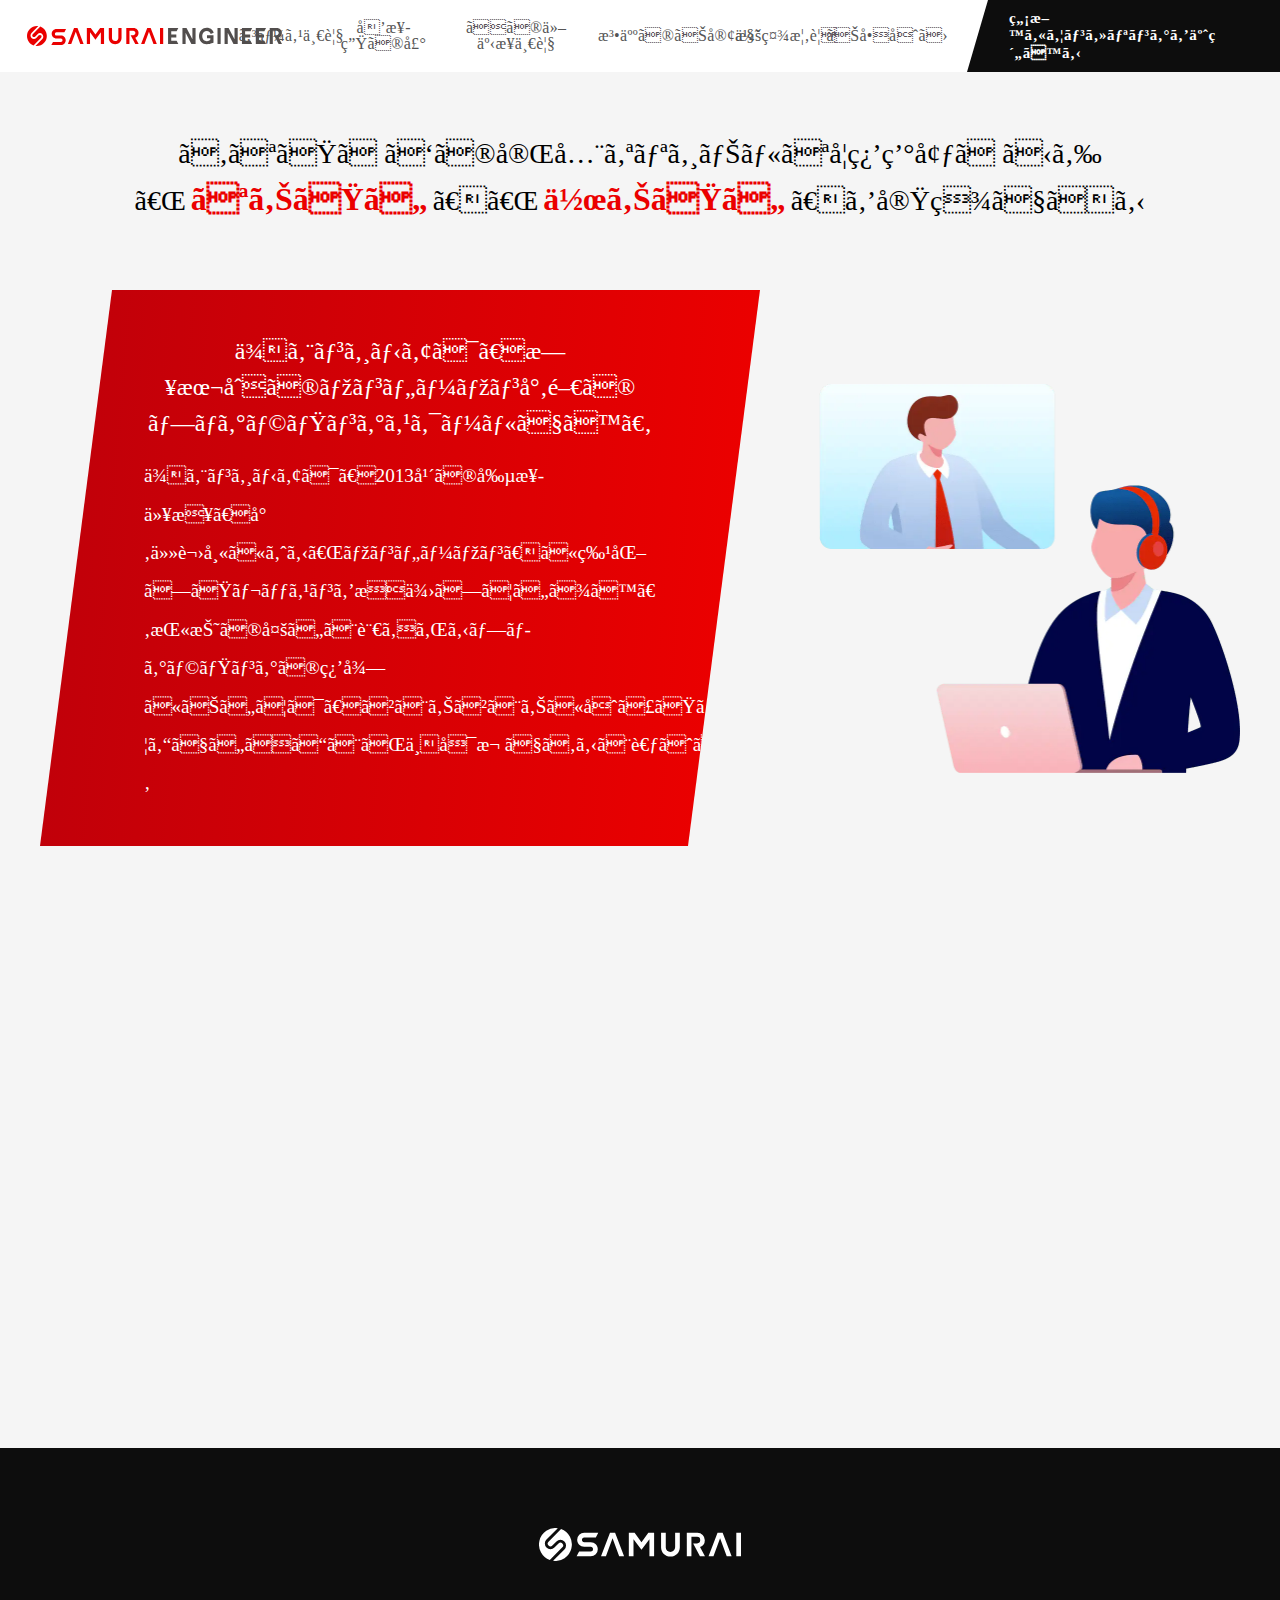
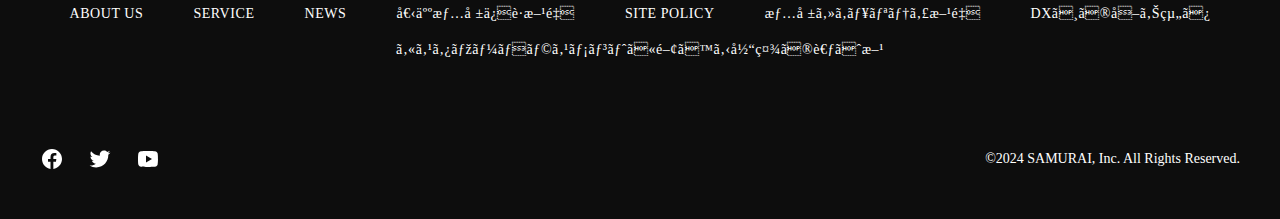
<file: headertest/index.html>
<!DOCTYPE html>
<html>
  <head>
    <title>SAMURAI ENGINEER</title>
    <meta name="description" content="説明文">
    <meta charset="utf-08">
    <meta name="viewport" content="width=device-width, initial-scale=1.0">
    <link rel="stylesheet" href="style.css">
    <link rel="stylesheet" href="destyle.css">
  </head>
  <body>
    <header>
      <div class="inner">
        <h1>
      <a class="header_logo-link" href="/"><img src="images/logo.svg" alt="トップへ戻る"></a>
        </h1>
      <nav id="headernav">
        <a href="https://lp.sejuku.net/course/?_gl=1*14q18y1*_gcl_aw*R0NMLjE3MTA5Mzc0NDUuRUFJYUlRb2JDaE1JLV9DYTB1cUNoUU1WUDIwUEFoME5KdzR1RUFBWUFTQUFFZ0lwWV9EX0J3RQ..*_gcl_au*MTQzMTA4NzI0NC4xNzA4ODYwMzMw">
          コース一覧</a>
          <a href="https://lp.sejuku.net/voice/?cid=portal_header_tovoice&_gl=1*90oteh*_gcl_aw*R0NMLjE3MTA5Mzc0NDUuRUFJYUlRb2JDaE1JLV9DYTB1cUNoUU1WUDIwUEFoME5KdzR1RUFBWUFTQUFFZ0lwWV9EX0J3RQ..*_gcl_au*MTQzMTA4NzI0NC4xNzA4ODYwMzMw">
          卒業生の声</a>
          <a href="">
            その他事業一覧</a>
          <a href="">
            法人のお客様</a>
          <a href="https://www.sejuku.net/corp/company?cid=portal_header_tocorp">
            会社概要</a>
          <a href="https://www.sejuku.net/contact/?cid=portal_header_tocontact">
            お問合せ</a>
            <div class="booking">
              <a href="https://lp.sejuku.net/calendar_ss/?cid=portal_header_tocalendar&_gl=1*1de9luz*_gcl_aw*R0NMLjE3MTA5Mzc0NDUuRUFJYUlRb2JDaE1JLV9DYTB1cUNoUU1WUDIwUEFoME5KdzR1RUFBWUFTQUFFZ0lwWV9EX0J3RQ..*_gcl_au*MTQzMTA4NzI0NC4xNzA4ODYwMzMw">
                無料カウンセリングを予約する</a>
            </div>
      </nav>
      </div>
      
    </header>
    <main>
      <section id="section0">
        <div id="section1">
          <h2 id="toptext">あなただけの完全オリジナルな学習環境だから<br>
          「<span class="redtext">なりたい</span>」「<span class="redtext">作りたい</span>」を実現できる
          </h2>
          <div id="content1">
              <div id="backred">
                <p id="first-p">侍エンジニアは、日本初のマンツーマン専門の<br>
                  プログラミングスクールです。</p>
                <p id="second-p">侍エンジニアは、2013年の創業以来、専任講師による「マンツーマン」に特化したレッスンを提供しています。挫折の多いと言われるプログラミングの習得においては、ひとりひとりに合ったレッスンで自分のペースで学んでいくことが不可欠であると考えているからです。</p>
              </div>
              <div id="divimg">
                  <img id ="img1" src="images/about1.webp" alt="PCイラスト">
              </div>
          </div>
              <div id="video"> 
                  <iframe width="560" height="315" src="https://www.youtube.com/embed/Djbnn4BOvX0?si=1lMy-V_1jhqh1qDn" title="YouTube video player" frameborder="0" allow="accelerometer; autoplay; clipboard-write; encrypted-media; gyroscope; picture-in-picture; web-share" referrerpolicy="strict-origin-when-cross-origin" allowfullscreen></iframe>
              </div>
      </div>
    </section>
    </main>

    <footer>
      <div class="footerinner">
        <div id="footerlogo">
          <a href="https://www.sejuku.net/corp/"><img id="footerlogoimg" src="images/logo_white.svg"></a>
        </div>
        <nav>
          <a href="https://www.sejuku.net/corp/about">ABOUT US</a>
          <a href="https://www.sejuku.net/corp/service">SERVICE</a>
          <a href="https://www.sejuku.net/corp/news">NEWS</a>
          <a href="https://www.sejuku.net/corp/privacy-policy">個人情報保護方針</a>
          <a href="https://www.sejuku.net/corp/site-policy">SITE POLICY</a>
          <a href="https://www.sejuku.net/corp/information-security">情報セキュリティ方針</a>
          <a href="https://www.sejuku.net/corp/dx">DXへの取り組み</a>
          <a href="https://www.sejuku.net/corp/customer_harassment">カスタマーハラスメントに関する当社の考え方</a>
        </nav>
        <div class="info">
          <div class="sns">
            <a href="https://www.facebook.com/sejuku2013" target="_blank">
              <svg class="facebook" width="24" height="24" viewBox="0 0 24 24" fill="none" xmlns="http://www.w3.org/2000/svg">
                  <path d="M12 2C6.477 2 2 6.477 2 12C2 17.013 5.693 21.153 10.505 21.876V14.65H8.031V12.021H10.505V10.272C10.505 7.376 11.916 6.105 14.323 6.105C15.476 6.105 16.085 6.19 16.374 6.229V8.523H14.732C13.71 8.523 13.353 9.492 13.353 10.584V12.021H16.348L15.942 14.65H13.354V21.897C18.235 21.236 22 17.062 22 12C22 6.477 17.523 2 12 2Z" fill="white"></path>
              </svg>
          </a>
          <a class="sns1" href="https://twitter.com/samuraijuku" target="_blank">
            <svg class="twitter" width="24" height="24" viewBox="0 0 24 24" fill="none" xmlns="http://www.w3.org/2000/svg">
                <path d="M22.4 5.54963C21.6344 5.88963 20.812 6.11843 19.9488 6.22163C20.8304 5.69363 21.5064 4.85763 21.8248 3.86083C21.0008 4.34963 20.0872 4.70483 19.1144 4.89683C18.336 4.06723 17.2272 3.54883 16 3.54883C13.6432 3.54883 11.7328 5.46003 11.7328 7.81603C11.7328 8.15043 11.7712 8.47683 11.8432 8.78803C8.29684 8.61043 5.15284 6.91123 3.04724 4.32883C2.68084 4.95923 2.47044 5.69203 2.47044 6.47523C2.47044 7.95523 3.22324 9.26163 4.36804 10.0264C3.66884 10.004 3.01044 9.81203 2.43524 9.49283C2.43524 9.51123 2.43524 9.52803 2.43524 9.54643C2.43524 11.6144 3.90564 13.3392 5.85844 13.7304C5.50084 13.828 5.12324 13.88 4.73364 13.88C4.45924 13.88 4.19124 13.8528 3.93124 13.804C4.47444 15.4992 6.05044 16.7336 7.91764 16.768C6.45764 17.9128 4.61764 18.5952 2.61764 18.5952C2.27364 18.5952 1.93364 18.5752 1.59924 18.5352C3.48804 19.7456 5.73044 20.452 8.14084 20.452C15.9904 20.452 20.2816 13.9496 20.2816 8.31043C20.2816 8.12563 20.2776 7.94163 20.2696 7.75843C21.104 7.15603 21.828 6.40483 22.4 5.54963Z" fill="white"></path>
            </svg>
        </a>
        <a class="sns1" href="https://www.youtube.com/channel/UCCFOQO5aDK0xXam4cUQXT8g/featured" target="_blank">
          <svg class="youtube" width="24" height="24" viewBox="0 0 24 24" fill="none" xmlns="http://www.w3.org/2000/svg">
              <path d="M21.582 6.186C21.352 5.326 20.674 4.648 19.814 4.418C18.254 4 12 4 12 4C12 4 5.746 4 4.186 4.418C3.326 4.648 2.648 5.326 2.418 6.186C2 7.746 2 12 2 12C2 12 2 16.254 2.418 17.814C2.648 18.674 3.326 19.352 4.186 19.582C5.746 20 12 20 12 20C12 20 18.254 20 19.814 19.582C20.675 19.352 21.352 18.674 21.582 17.814C22 16.254 22 12 22 12C22 12 22 7.746 21.582 6.186ZM10 15.464V8.536L16 12L10 15.464Z" fill="white"></path>
          </svg>
      </a>
          </div>
  
  <small class="en">
    &copy;2024 SAMURAI, Inc. All Rights Reserved.</small>
        </div>
  </body>
</html>
</file>
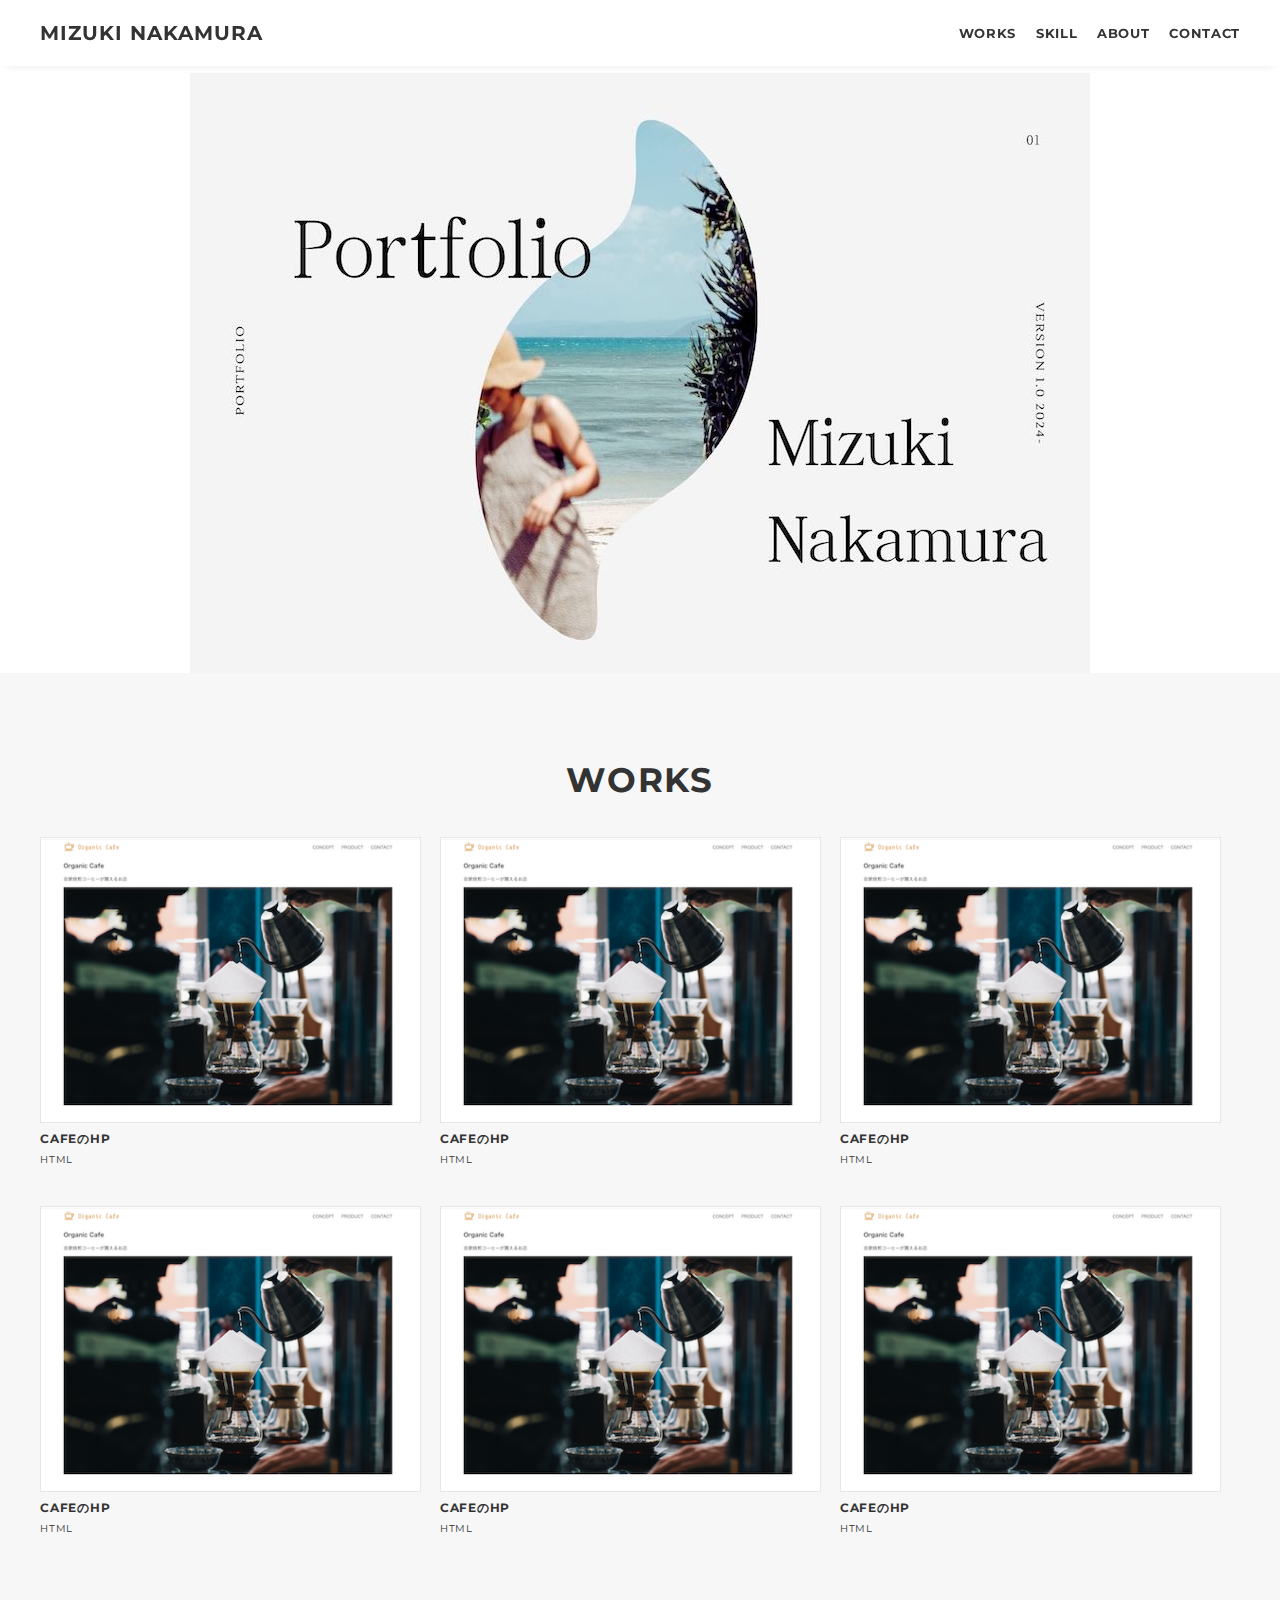
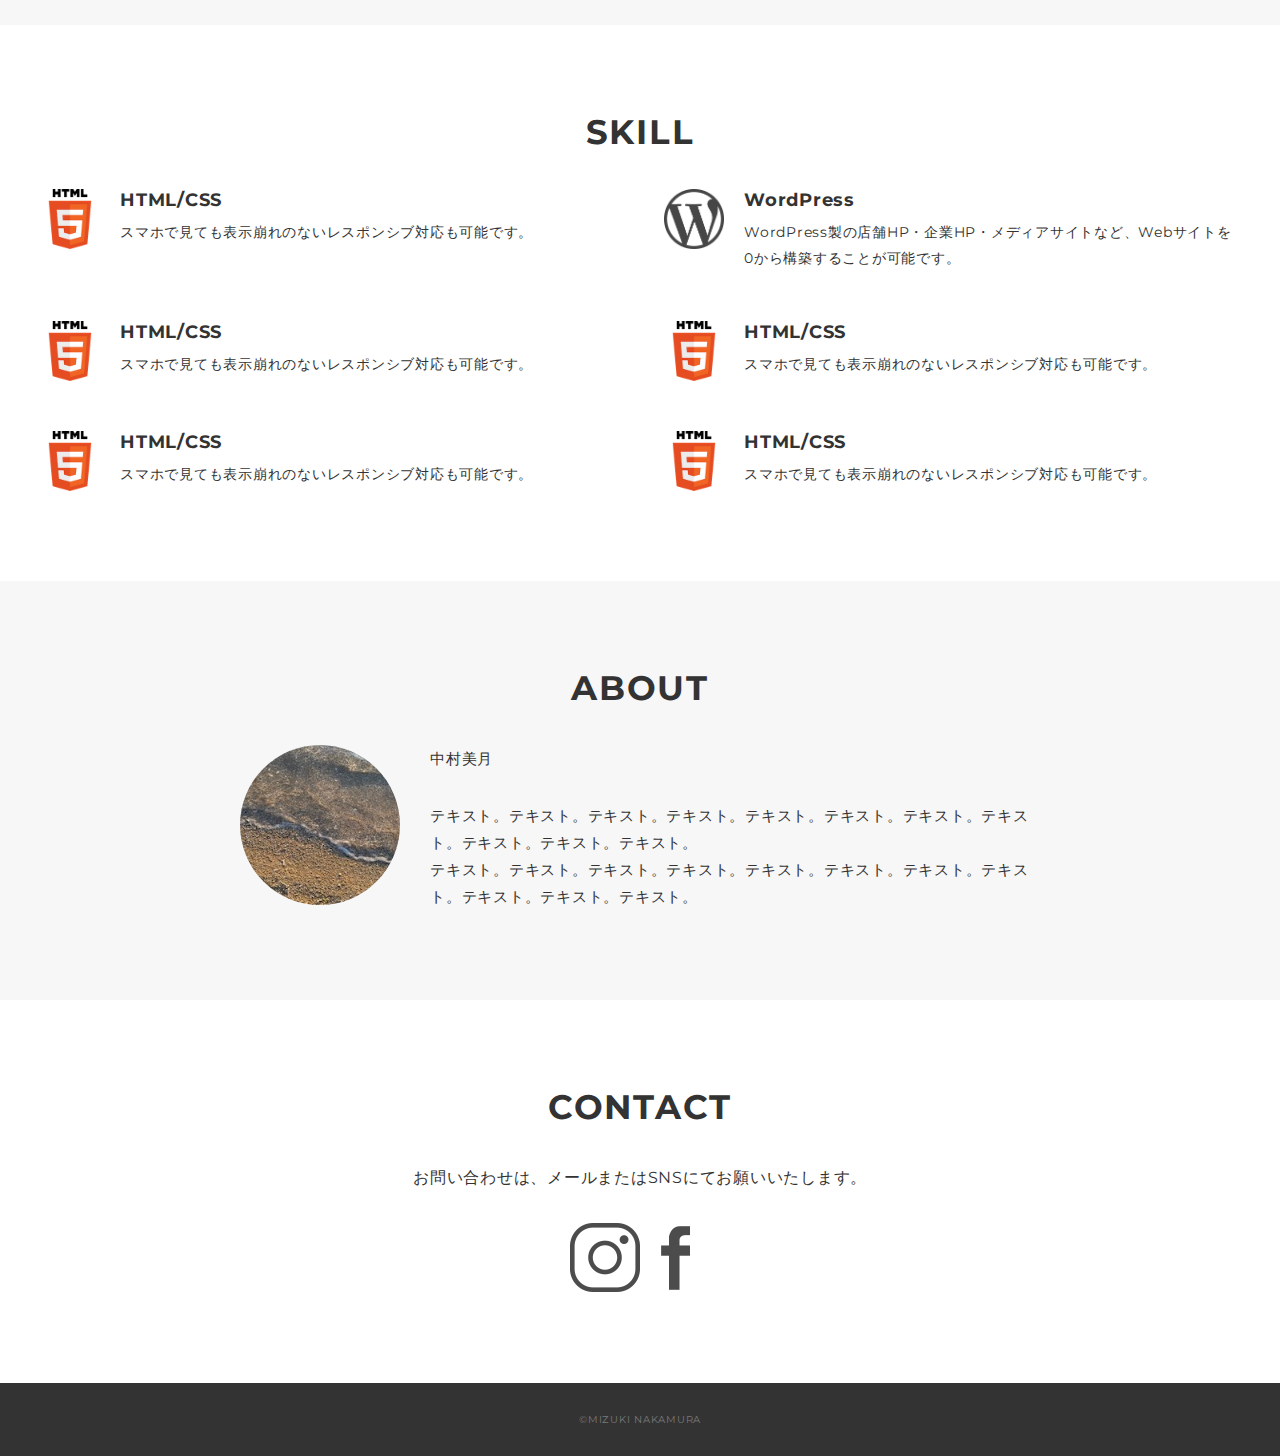
<file: portfolio/index.html>
<!DOCTYPE html>
<html>
  <head>
    <meta charset="utf-8">
    <meta name="viewport" content="width=device-width, initial-scale=1.0, maximum-scale=1.0, minimum-scale=1.0">
    <title>中村美月ポートフォリオ</title>
    <link rel="preconnect" href="https://fonts.gstatic.com">
    <link href="https://fonts.googleapis.com/css2?family=Montserrat:wght@400;700&display=swap" rel="stylesheet">
    <link href="https://fonts.googleapis.com/css?family=Material+Icons+Outlined" rel="stylesheet">
    <link href="css/ress.css" media="all" rel="stylesheet" type="text/css">
    <link href="css/style.css" media="all" rel="stylesheet" type="text/css">

  </head>

  <body>
    <div class="wrapper">
      <!-- ヘッダー　-->
    <header id="header">
        <div class="container">
        <h1 id="title"><a href="#">MIZUKI NAKAMURA</a></h1>
        <nav id="topmenu">
          <ul>
            <li class="nav-item"><a href="#works">WORKS</a></li>
            <li class="nav-item"><a href="#skill">SKILL</a></li>
            <li class="nav-item"><a href="#about">ABOUT</a></li>
            <li class="nav-item"><a href="#contact">CONTACT</a></li>
          </ul>
        </nav>
        </div>
    </header>
    <!-- ヘッダーここまで　-->

    <!-- メインここから　-->

    <main>
      <!-- メインビジュアル　-->
      <section id="mainvisual">
        <div class="container">
        <img id="main" src="img/main.jpg" alt="">
        </div>
      </section>
      <!-- メインビジュアルここまで　-->

      <!-- WORKS セクション　-->
      <section class="workssection section" id="works">
        <div class="container">
        <h2 class="title">WORKS</h2>

        <div class="workslist">
          <a class="works-item" href="works-1.html">
            <div class="works-img">
              <img src="img/worksimg1.png">
            </div>
              <p class="works-name">CAFEのHP</p>
              <p class="works-info">HTML</p>
          </a>
          <a class="works-item" href="kadai_013/index.html">
            <div class="works-img">
              <img src="img/worksimg1.png">
            </div>
              <p class="works-name">CAFEのHP</p>
              <p class="works-info">HTML</p>
          </a>
          <a class="works-item" href="kadai_013/index.html">
            <div class="works-img">
              <img src="img/worksimg1.png">
            </div>
              <p class="works-name">CAFEのHP</p>
              <p class="works-info">HTML</p>
          </a>
          <a class="works-item" href="kadai_013/index.html">
            <div class="works-img">
              <img src="img/worksimg1.png">
            </div>
              <p class="works-name">CAFEのHP</p>
              <p class="works-info">HTML</p>
          </a>
          <a class="works-item" href="kadai_013/index.html">
            <div class="works-img">
              <img src="img/worksimg1.png">
            </div>
              <p class="works-name">CAFEのHP</p>
              <p class="works-info">HTML</p>
          </a>
          <a class="works-item" href="kadai_013/index.html">
            <div class="works-img">
              <img src="img/worksimg1.png">
            </div>
              <p class="works-name">CAFEのHP</p>
              <p class="works-info">HTML</p>
          </a>
          
        </div>
        </div>
      </section>

      <!-- SKILL セクション　-->
      <section class="skillsection section" id="skill">
        <div class="container">
          <h2 class="title">SKILL</h2>
          <div class="skill-list">
            <div class="skill-item">
              <p class="skillimg">
                <img src="img/skills/html.png">
              </p>
              <div class="skill-body">
                <h3 class="skill-name">HTML/CSS</h3>
                <p class="skill-text">スマホで見ても表示崩れのないレスポンシブ対応も可能です。</p>
              </div>
            </div>
            <div class="skill-item">
              <p class="skillimg">
                <img src="img/skills/wordpress.png">
              </p>
              <div class="skill-body">
                <h3 class="skill-name">WordPress</h3>
                <p class="skill-text">WordPress製の店舗HP・企業HP・メディアサイトなど、Webサイトを0から構築することが可能です。</p>
              </div>
            </div>
            <div class="skill-item">
              <p class="skillimg">
                <img src="img/skills/html.png">
              </p>
              <div class="skill-body">
                <h3 class="skill-name">HTML/CSS</h3>
                <p class="skill-text">スマホで見ても表示崩れのないレスポンシブ対応も可能です。</p>
              </div>
            </div>
            <div class="skill-item">
              <p class="skillimg">
                <img src="img/skills/html.png">
              </p>
              <div class="skill-body">
                <h3 class="skill-name">HTML/CSS</h3>
                <p class="skill-text">スマホで見ても表示崩れのないレスポンシブ対応も可能です。</p>
              </div>
            </div>
            <div class="skill-item">
              <p class="skillimg">
                <img src="img/skills/html.png">
              </p>
              <div class="skill-body">
                <h3 class="skill-name">HTML/CSS</h3>
                <p class="skill-text">スマホで見ても表示崩れのないレスポンシブ対応も可能です。</p>
              </div>
            </div>
            <div class="skill-item">
              <p class="skillimg">
                <img src="img/skills/html.png">
              </p>
              <div class="skill-body">
                <h3 class="skill-name">HTML/CSS</h3>
                <p class="skill-text">スマホで見ても表示崩れのないレスポンシブ対応も可能です。</p>
              </div>
            </div>
          </div>
        </div>
      </section>
      <!-- SKILLセクションここまで-->

      <!-- ABOUT セクション　-->
      <section class="aboutsection section" id="about">
        <div class="container">
          <h2 class="title">ABOUT</h2>
          <div class="profile">
            <p class="profileimg">
              <img src="img/proimg.jpeg">
            </p>
            <div class="profile-body">
              <p>中村美月</p>
              <p>テキスト。テキスト。テキスト。テキスト。テキスト。テキスト。テキスト。テキスト。テキスト。テキスト。テキスト。<br>
                テキスト。テキスト。テキスト。テキスト。テキスト。テキスト。テキスト。テキスト。テキスト。テキスト。テキスト。</p>
            </div>
          </div>
        </div>
      </section>
      <!-- ABOUTここまで　-->

      <!-- CONTACT セクション　-->
      <section class="contactsection section" id="contact">
        <div class="container">
          <h2 class="title">CONTACT</h2>
          <p class="contacttext">
            お問い合わせは、<br class="sp-only">メールまたはSNSにてお願いいたします。
          </p>
          <div class="contact-list">
            <a href=""><img src="img/icon_instagram.gif"></a>
            <a href=""><img src="img/icon_facebook.gif"></a>
          </div>
        </div>
      </section>
      <!-- CONTACTここまで　-->
    </main>

    <!-- フッター　-->
    <footer>
      <div class="copyright">&copy;MIZUKI NAKAMURA</div>
      
    </footer>
    </div>
  </body>

</html>
</file>
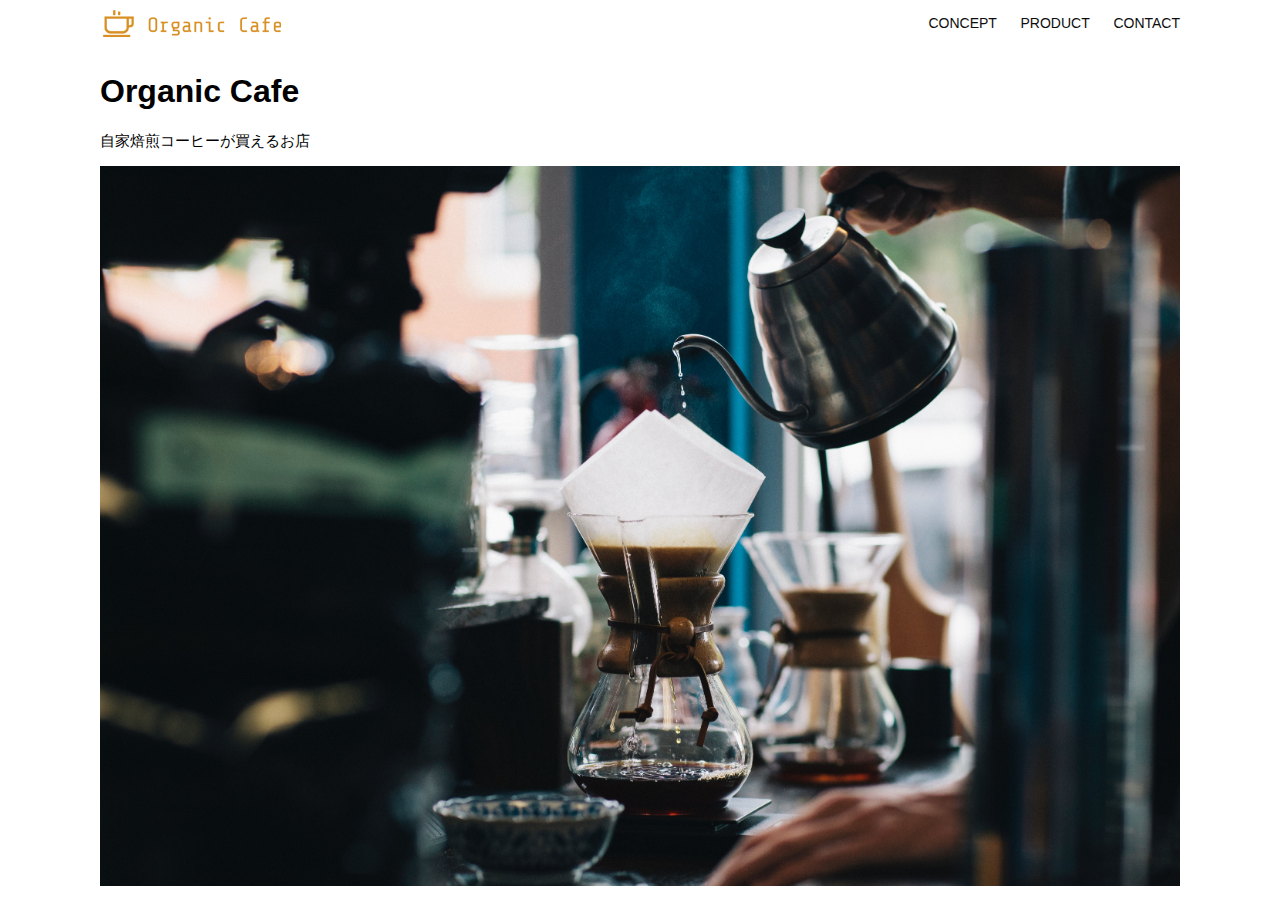
<file: portfolio/kadai_013/index.html>
<!DOCTYPE html>
<html>
  <head>
    <title>Organic Cafe</title>
    <meta charset="UTF-8" />
    <meta
      name="description"
      content="自家焙煎のコーヒーがお家で楽しめるOrganic Cafe"
    />
    <meta name="viewport" content="width=device-width, initial-scale=1.0" />
    <link rel="stylesheet" href="style.css" />
  </head>
  <body>
    <!-- ヘッダー -->
    <header>
      <!-- ロゴ -->
      <a href="index.html" id="logo"
        ><img src="images/logo.png" alt="トップページに戻る"
      /></a>

      <!-- PC用ナビゲーション -->
      <nav id="nav-pc">
        <a href="index.html#concept">CONCEPT</a>
        <a href="index.html#product">PRODUCT</a>
        <a href="index.html#contact">CONTACT</a>
      </nav>

      <!-- スマホ用ナビゲーション　-->
      <img id="menu-sp" src="images/button-menu.png" alt="ナビゲーションを開く"
      onclick="document.getElementById('nav-sp').style.display = 'block'">
      
      <nav id="nav-sp">
        <img id="close" src="images/button-close.png" alt="ナビゲーションを閉じる"
        onclick="document.getElementById('nav-sp').style.display = 'none'">
        <a id="logo-sp" href="index.html" onclick="document.getElementById('nav-sp').style.display = 'none'">
          <img src="images/logo-sp.png" alt="トップページに戻る"></a>
          <a class="menu" href="index.html#concept" onclick="document.getElementById('nav-sp').style.display = 'none'">
            CONCEPT</a>
          <a class="menu" href="index.html#product" onclick="document.getElementById('nav-sp').style.display = 'none'">
            PRODUCT</a>
          <a  class="menu" href="index.html#contact" onclick="document.getElementById('nav-sp').style.display = 'none'">
            CONTACT</a>
      </nav>
    </header>
    <main>
      <article>
        <!-- メインビジュアル -->
        <section id="main-visual">
          <div id="main-message">
            <h1>Organic Cafe</h1>
            <p>自家焙煎コーヒーが買えるお店</p>
          </div>
          <img
            src="images/main-image.jpg"
            alt="コーヒーをハンドドリップで淹れる画像"
          />
        </section>
      </article>
    </main>
  </body>
</html>
</file>
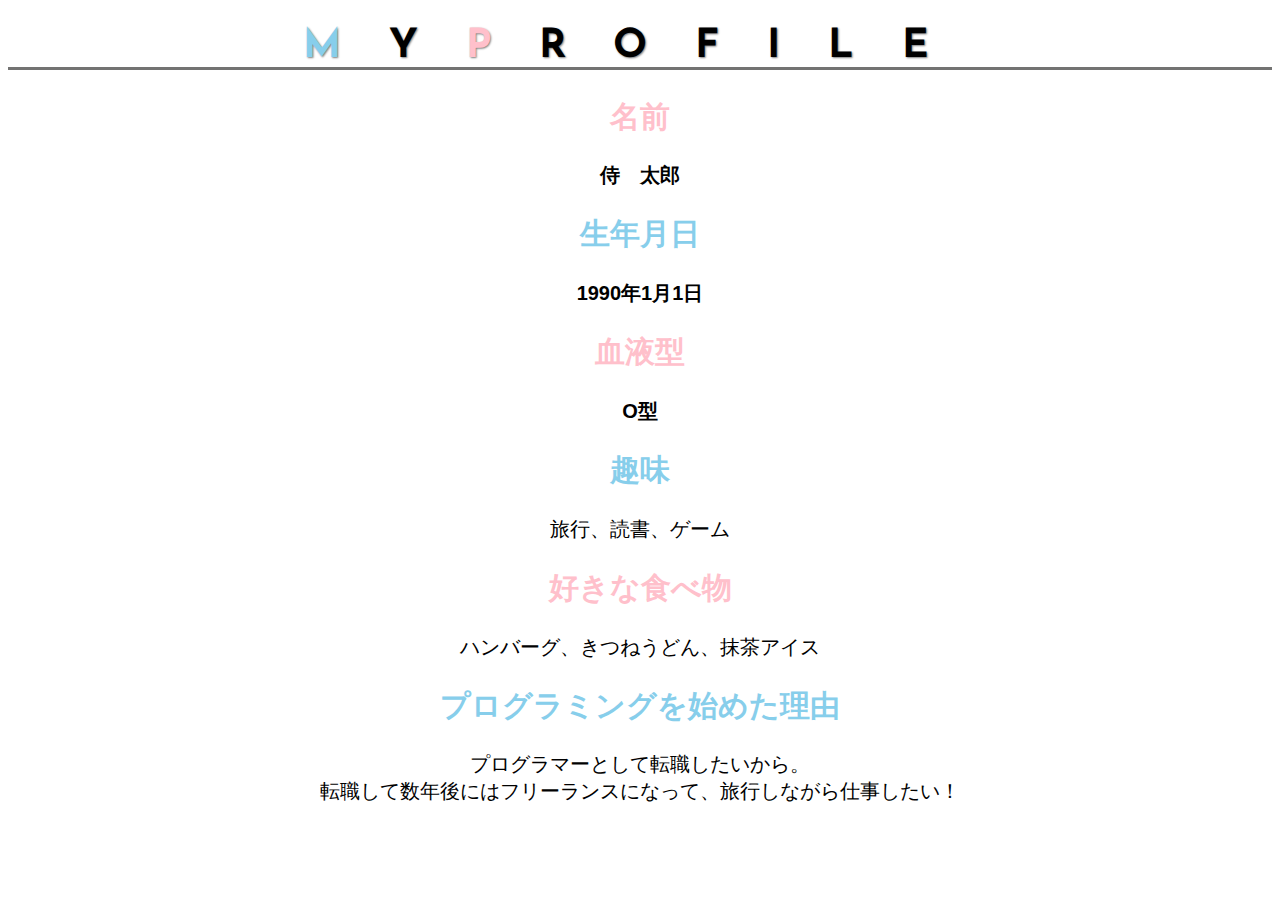
<file: kadai_014/kadai_014.html>
<!DOCTYPE html>
<html>
  <head>
    <title>14章課題</title>
    <meta name="description" content="このページは14章の課題です。">
    <meta charset="utf-8">
    <link rel="stylesheet" href="style.css">
    <link rel="preconnect" href="https://fonts.googleapis.com">
<link rel="preconnect" href="https://fonts.gstatic.com" crossorigin>
<link href="https://fonts.googleapis.com/css2?family=Josefin+Sans:ital,wght@0,100..700;1,100..700&family=Noto+Sans+JP:wght@100..900&display=swap" rel="stylesheet">
  </head>
  <body>
    <h1><span class="skb">M</span>Y<span class="pi">P</span>ROFILE</h1>
    <div id="basic">
      <h2 class="pi">名前</h2>
      <p>侍　太郎</p>
      <h2 class="skb">生年月日</h2>
      <p>1990年1月1日</p>
      <h2 class="pi">血液型</h2>
      <p>O型</p>
    </div>
    <h2 class="skb">趣味</h2>
    <p>旅行、読書、ゲーム</p>
    <h2 class="pi">好きな食べ物</h2>
    <p>ハンバーグ、きつねうどん、抹茶アイス</p>
    <h2 class="skb">プログラミングを始めた理由</h2>
    <p>プログラマーとして転職したいから。<br>
      転職して数年後にはフリーランスになって、旅行しながら仕事したい！</p>

  </body>
</html>
</file>
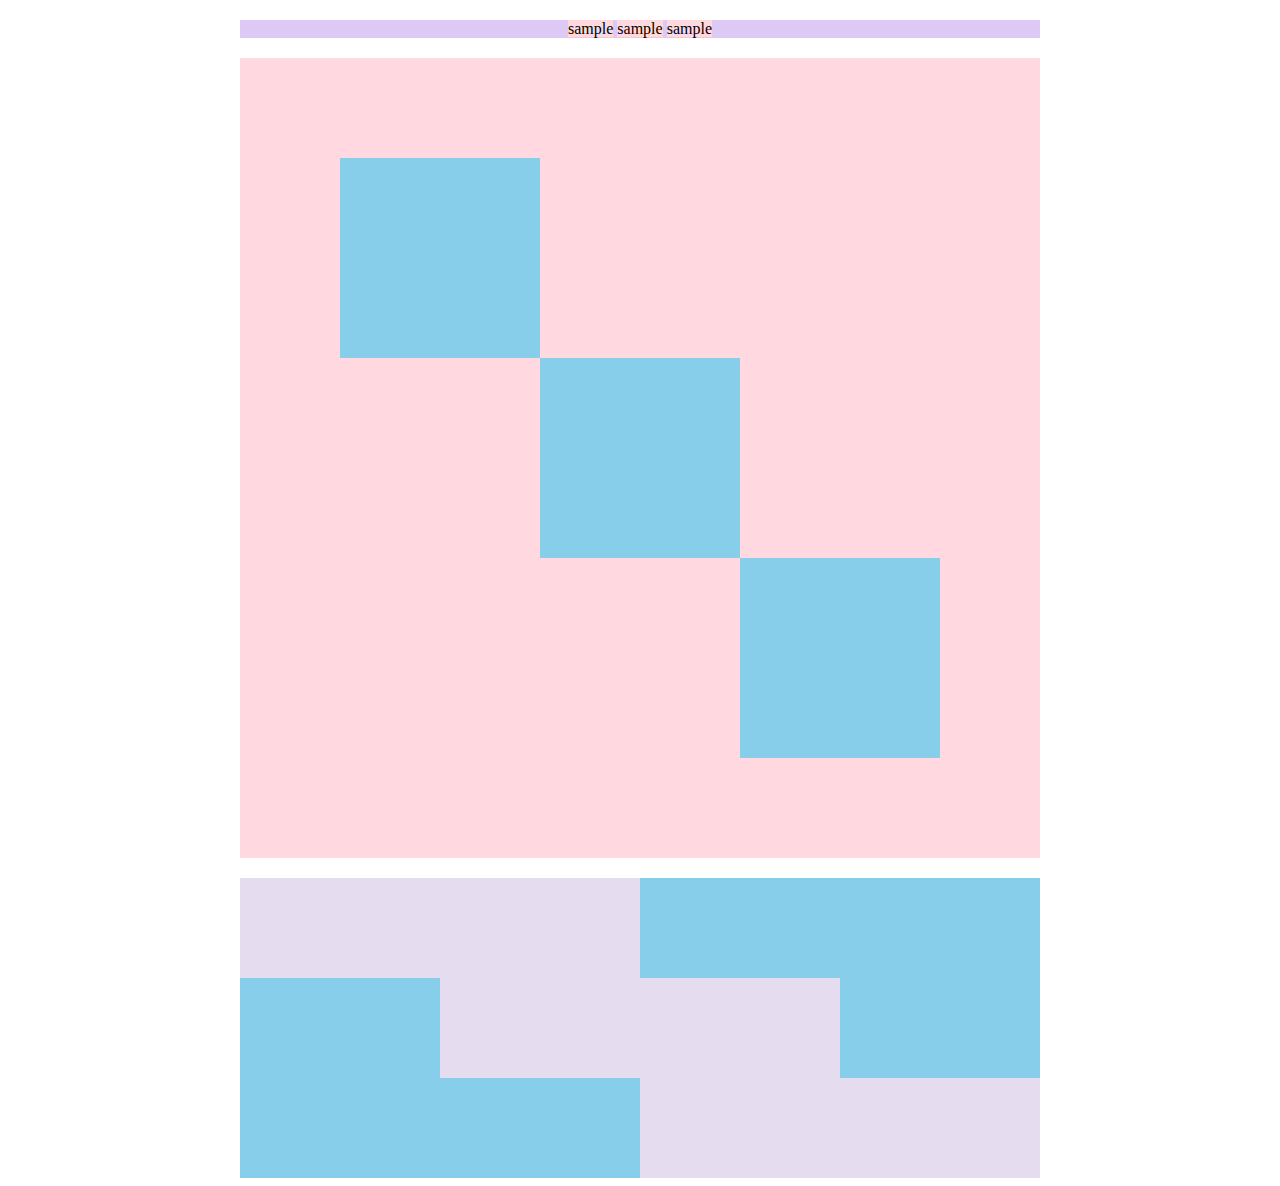
<file: kadai_018/kadai_018.html>
<!DOCTYPE html>
<html>
  <head>
    <title>18章課題</title>
    <meta name="description" content="このページは18章の課題です。">
    <meta charset="utf-8">
    <link rel="stylesheet" href="style.css">
  </head>
  <body>
    <div id="top">
      <p class="top-child">sample</p>
      <p class="top-child">sample</p>
      <p class="top-child">sample</p>
    </div>
    <div id="middle">
      <div id="middle-child01"></div>
      <div id="middle-child02"></div>
      <div id="middle-child03"></div>
    </div>
    <div id="bottom">
      <div id="bottom-child01"></div>
      <div id="bottom-child02"></div>
      <div id="bottom-child03"></div>
    </div>
  </body>
</html>
</file>
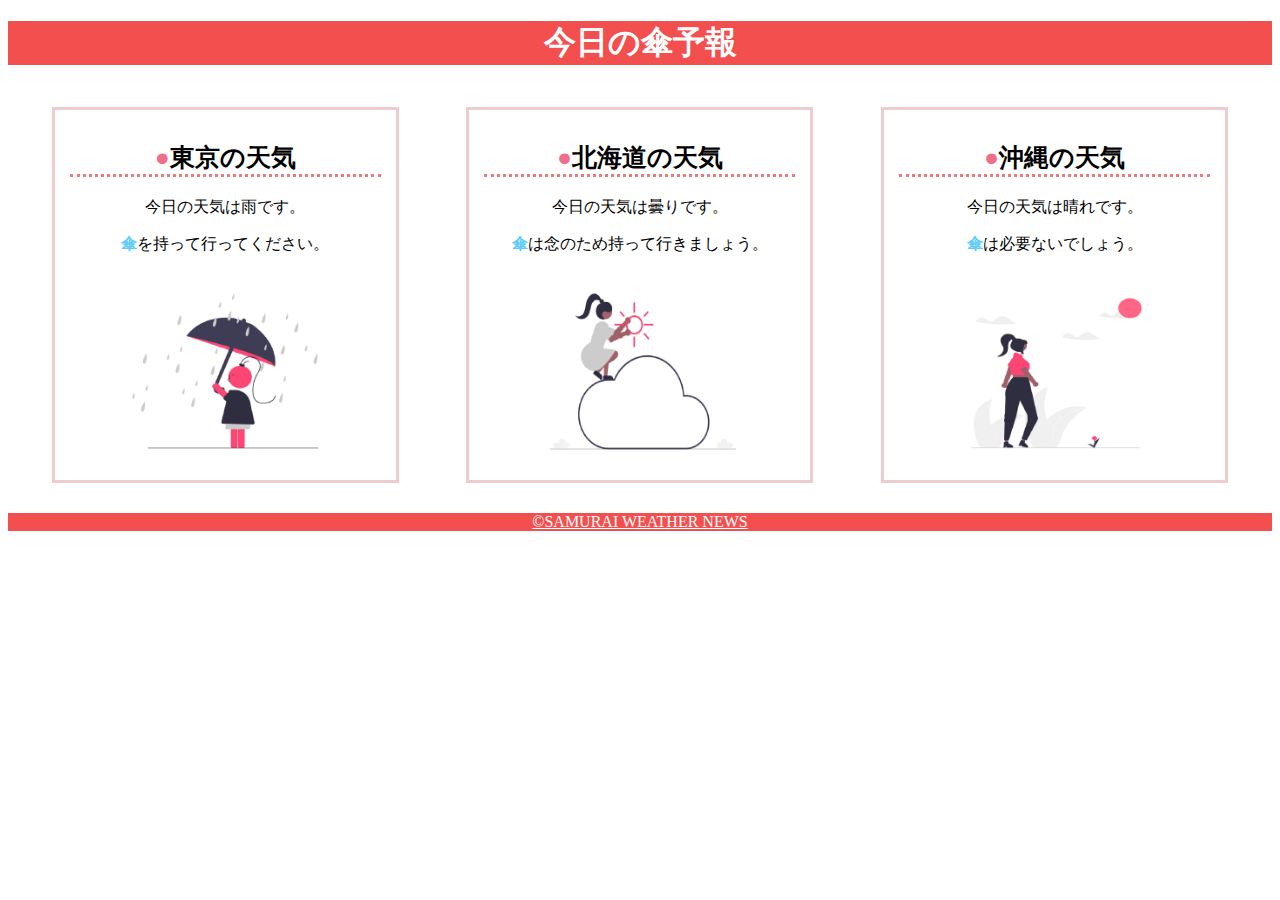
<file: kadai_022/kadai_022.html>
<!DOCTYPE html>
<html>
  <head>
    <title>22章課題</title>
    <meta name="description" content="このページは22章の課題です。">
    <meta charset="utf-8">
    <meta name="viewport" content="width=device-width, initial-scale=1.0">
    <link rel="stylesheet" href="style.css">
  </head>
  <body>
    <header>
      <h1>今日の傘予報</h1>

    </header>

    <main>
      <div id="parent">
        <div class="contents">
          <h2>東京の天気</h2>
          <p>今日の天気は雨です。</p>
          <p>傘を持って行ってください。</p>
          <img src="images/rainy.png">
        </div>
        <div class="contents">
          <h2>北海道の天気</h2>
          <p>今日の天気は曇りです。</p>
          <p>傘は念のため持って行きましょう。</p>
          <img src="images/cloudy.png">
        </div>
        <div class="contents">
          <h2>沖縄の天気</h2>
          <p>今日の天気は晴れです。</p>
          <p>傘は必要ないでしょう。</p>
          <img src="images/sunny.png">
        </div>
      </div>
    </main>

    <footer>
      <a href="https://www.sejuku.net/corp/">&copy;SAMURAI WEATHER NEWS</a>

    </footer>

  </body>
</html>
</file>
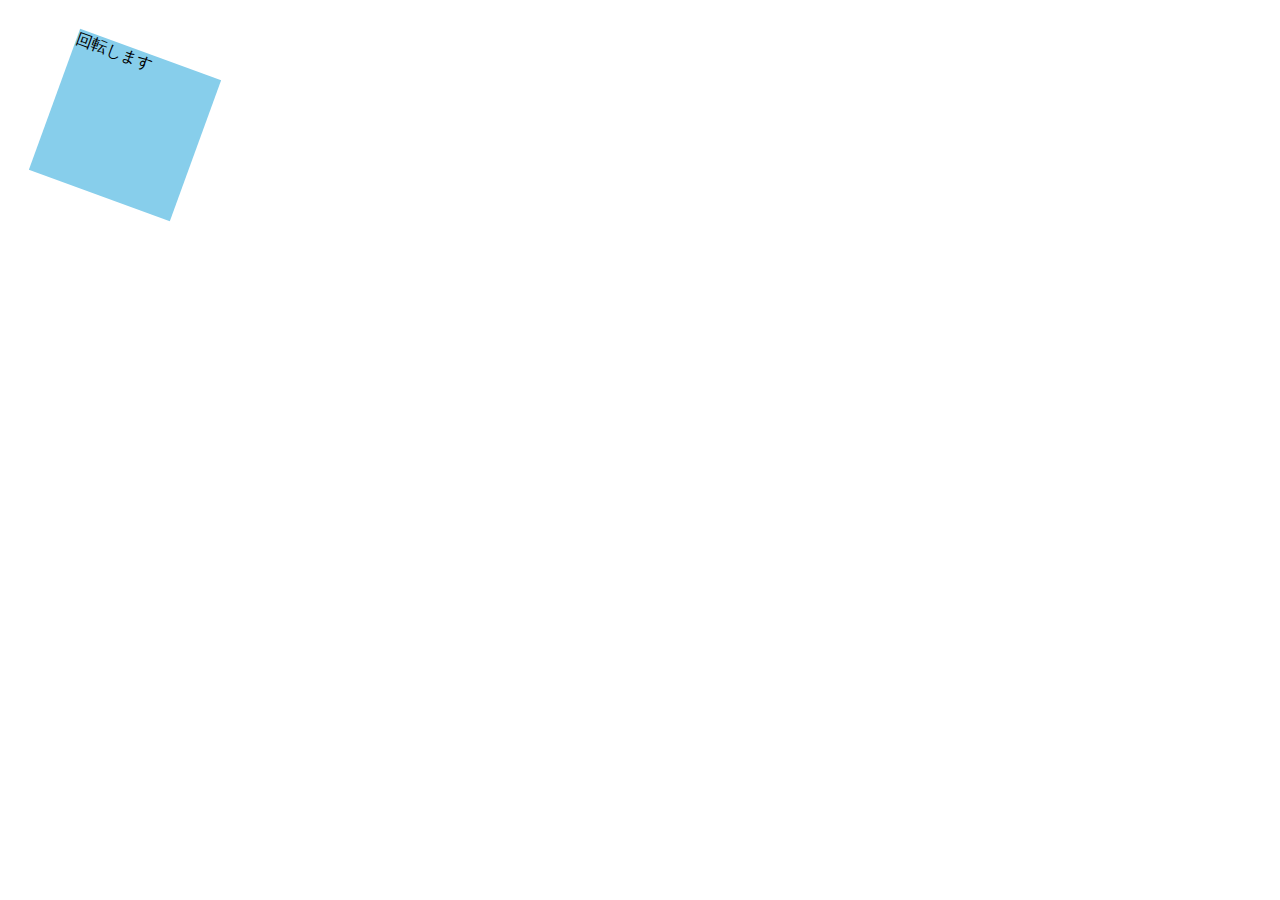
<file: kadai_mdn_css/mdn.html>
<!DOCTYPE html>
<html>

<head>
    <style>
        div {
            position: absolute;
            left: 50px;
            top: 50px;
            width: 150px;
            height: 150px;
            background-color: skyblue;
        }
    </style>
</head>

<body>
    <div
    style="rotate: 20deg;">
        回転します
    </div>

</body>

</html>
</file>
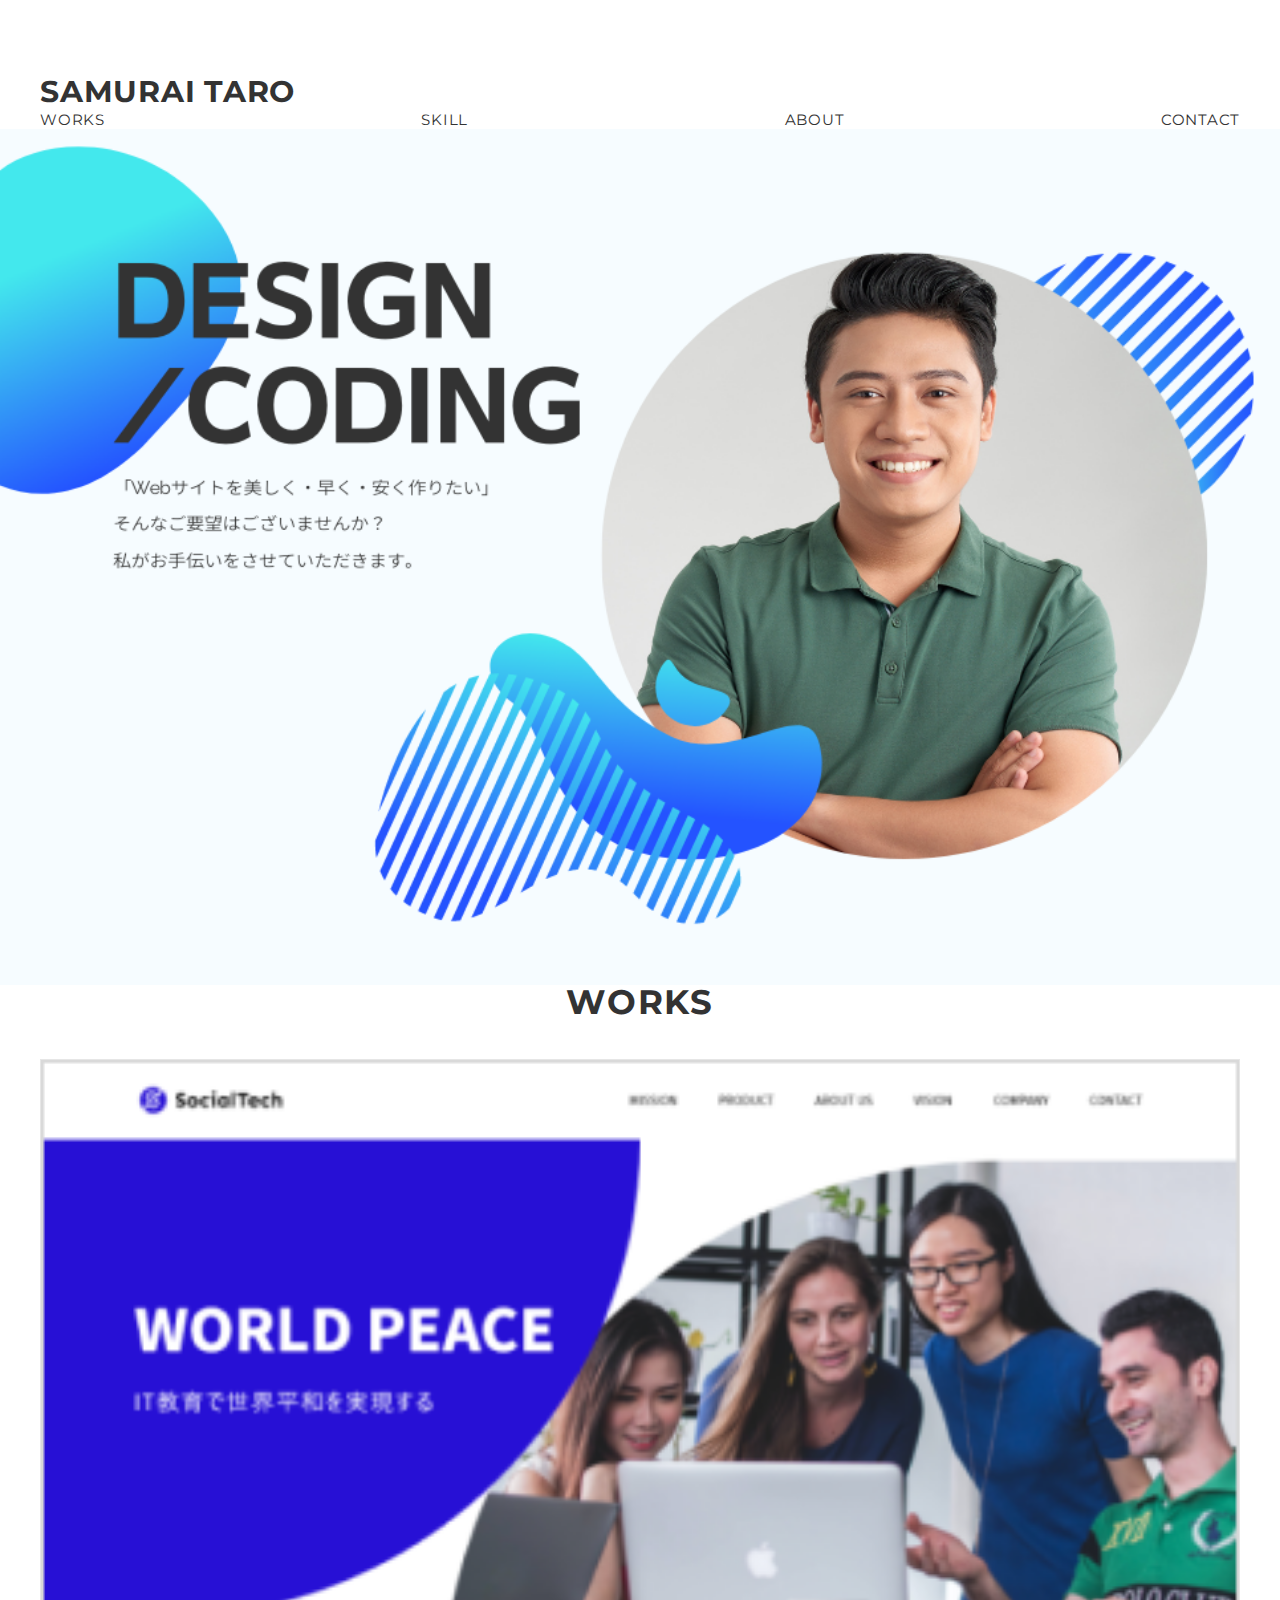
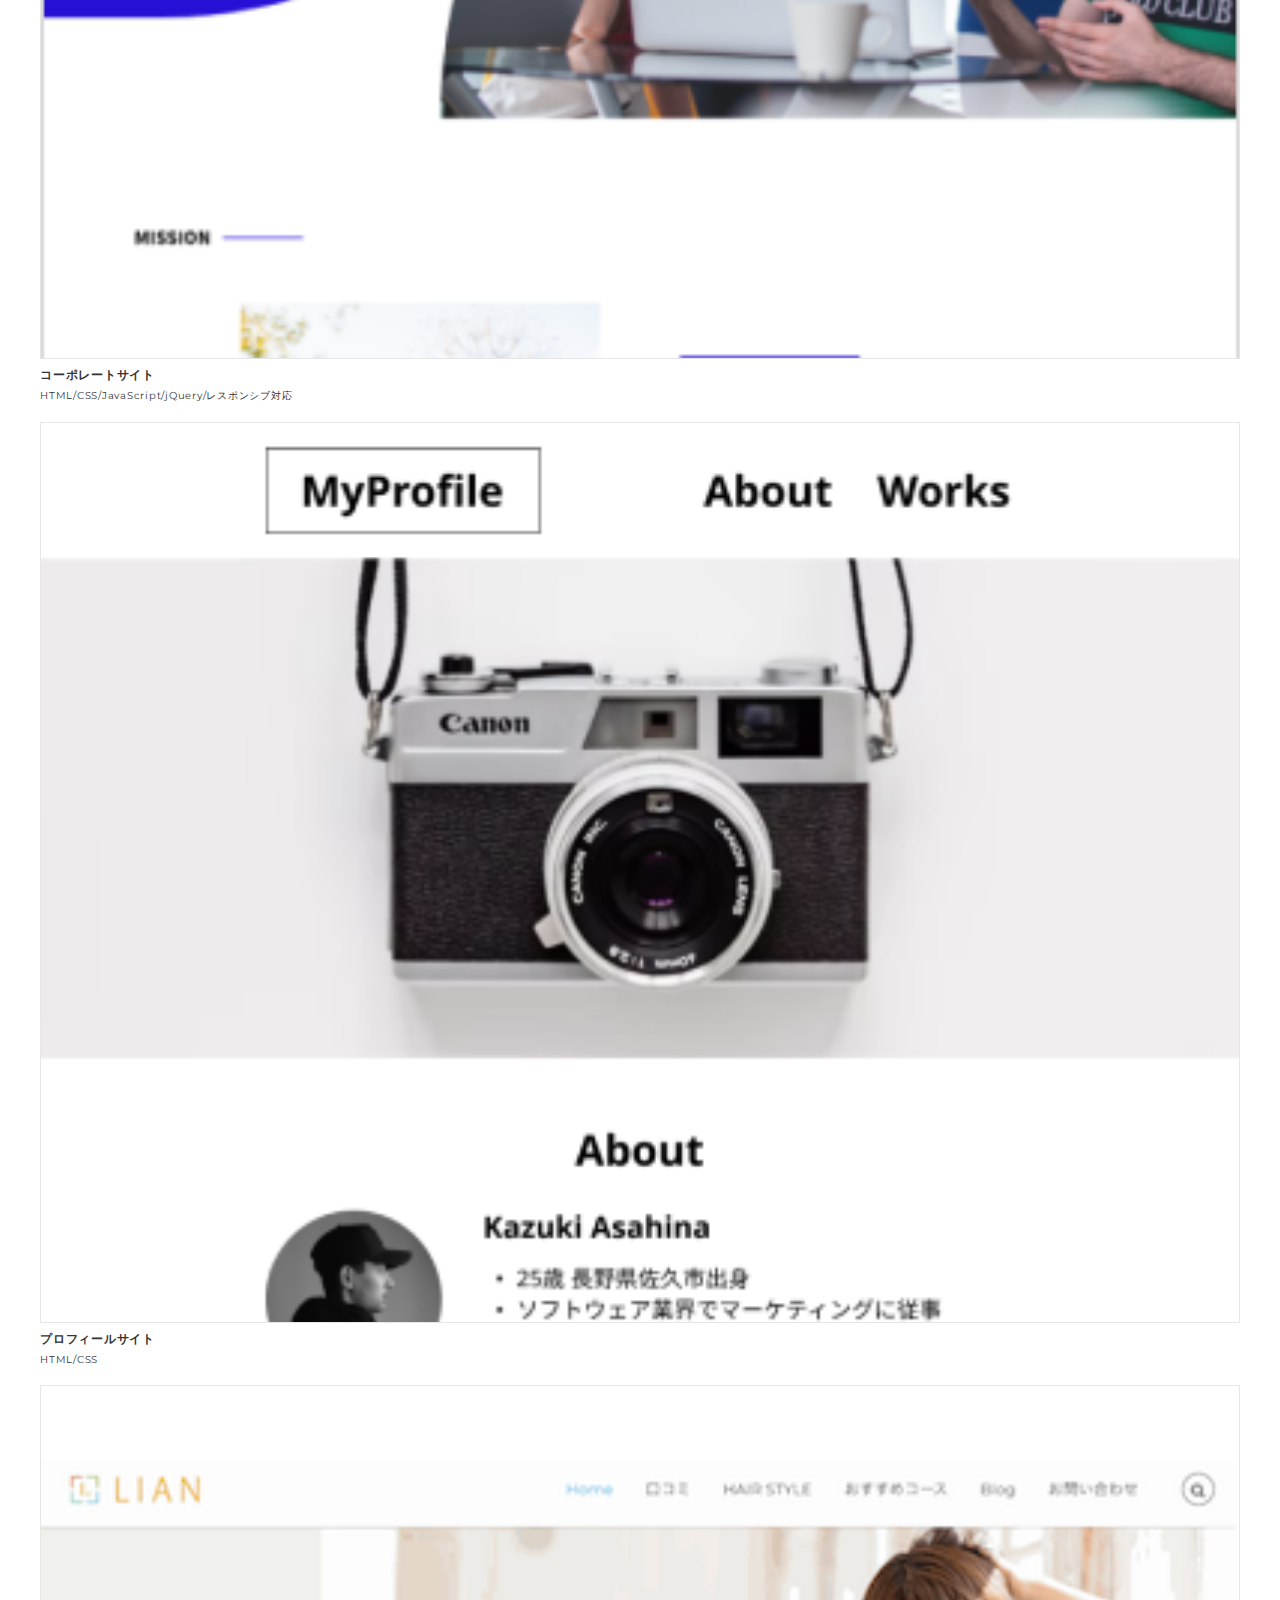
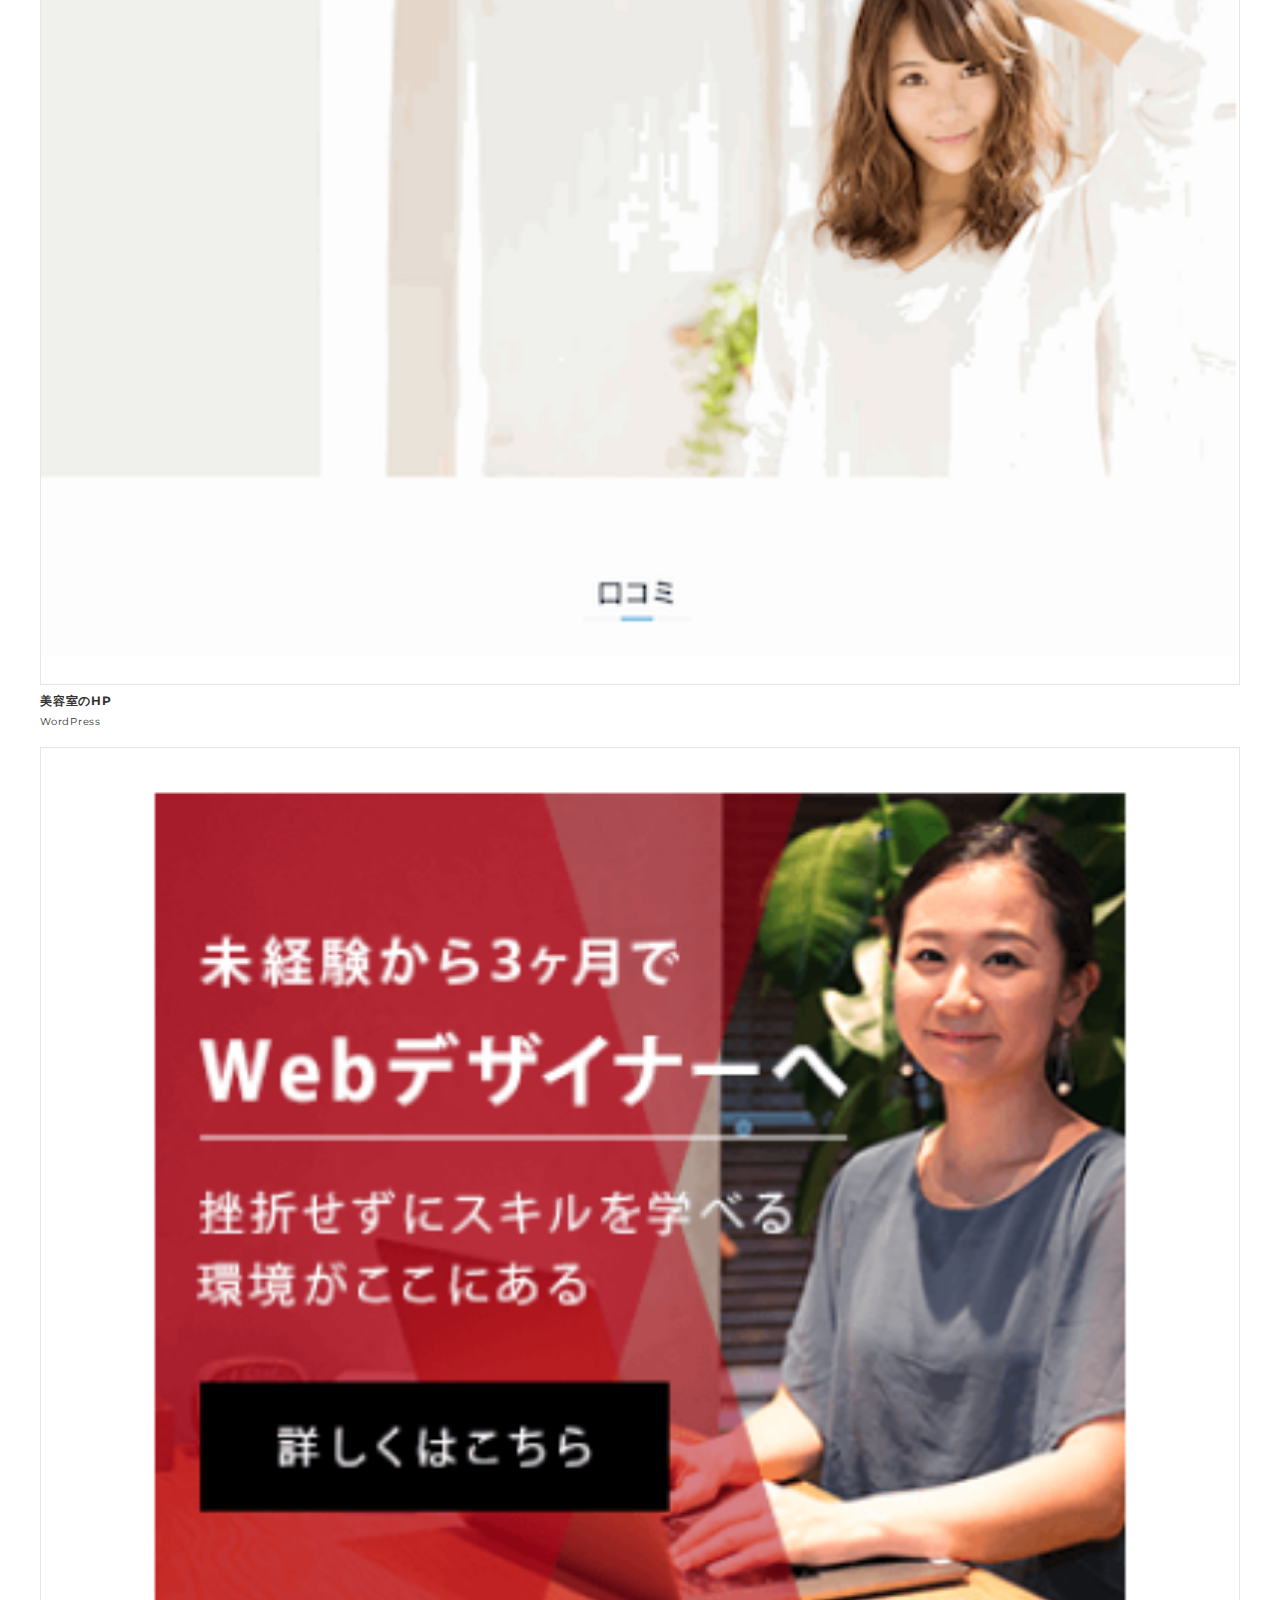
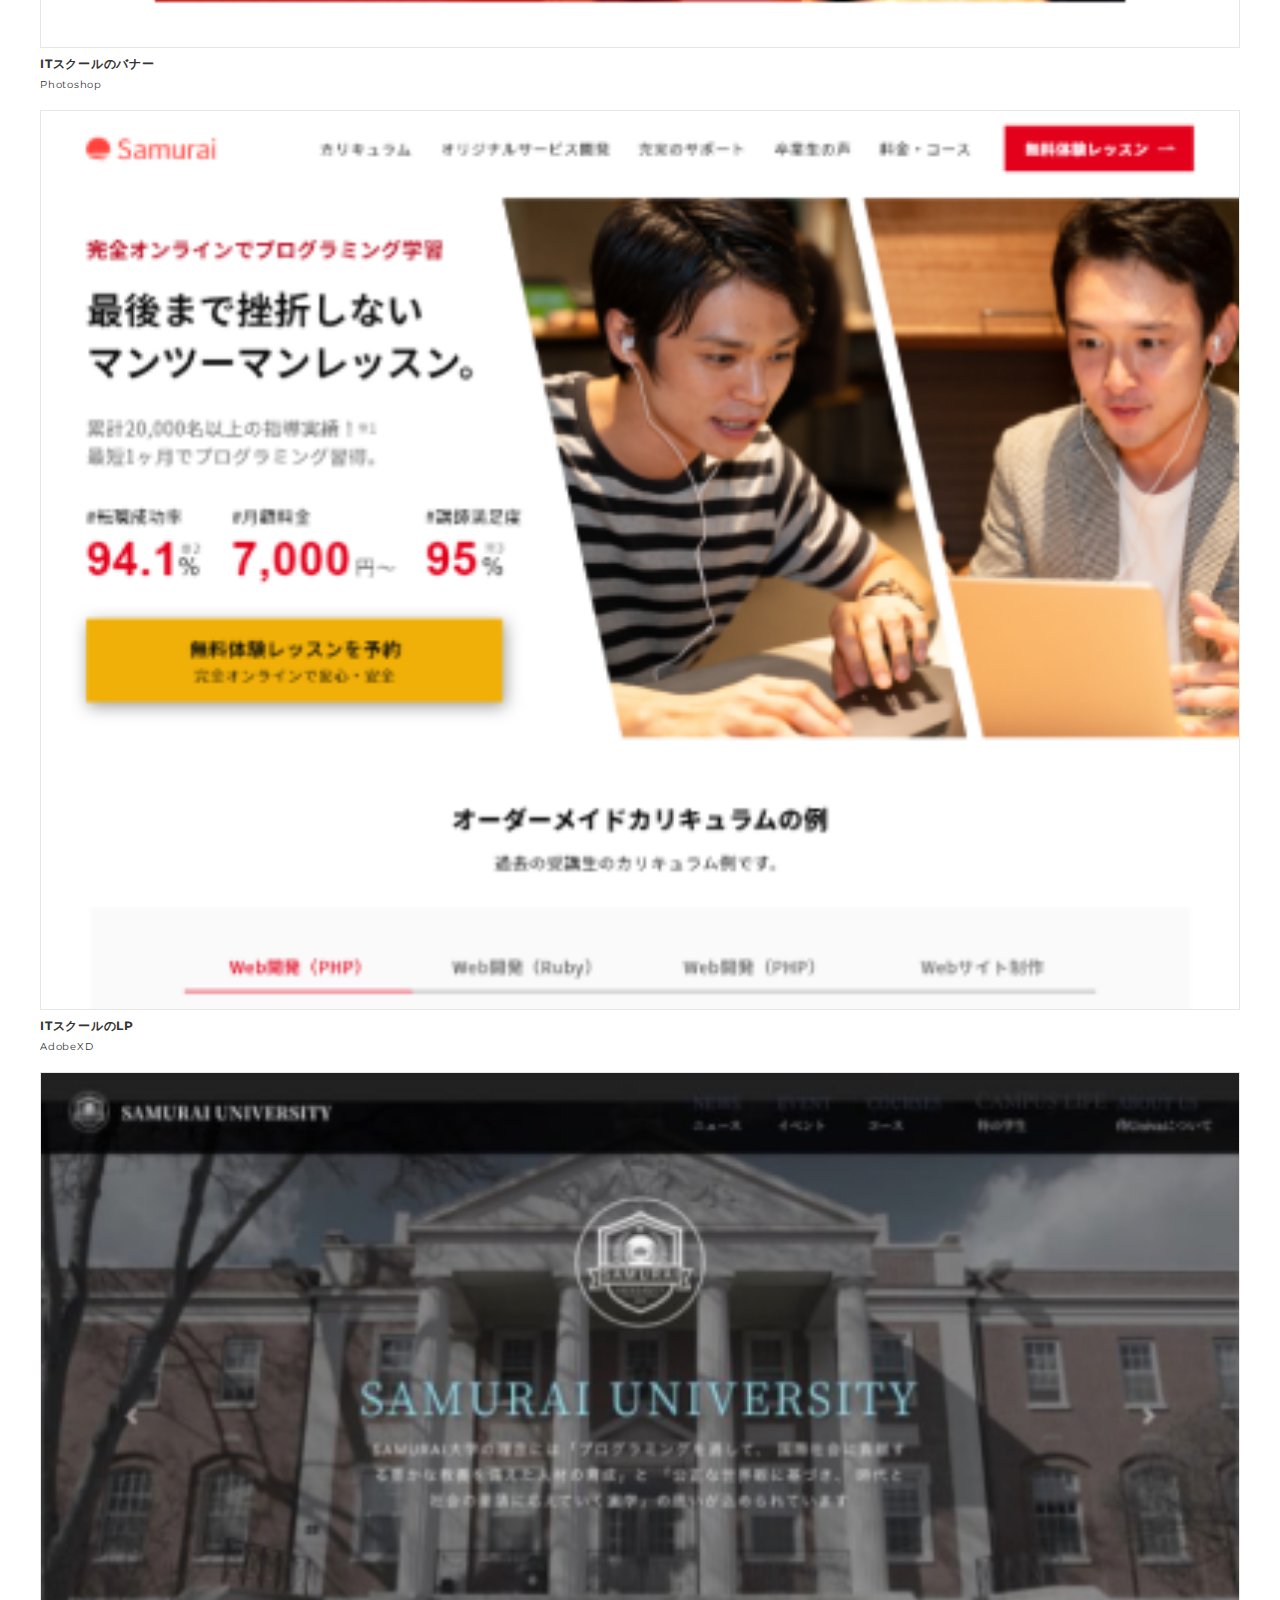
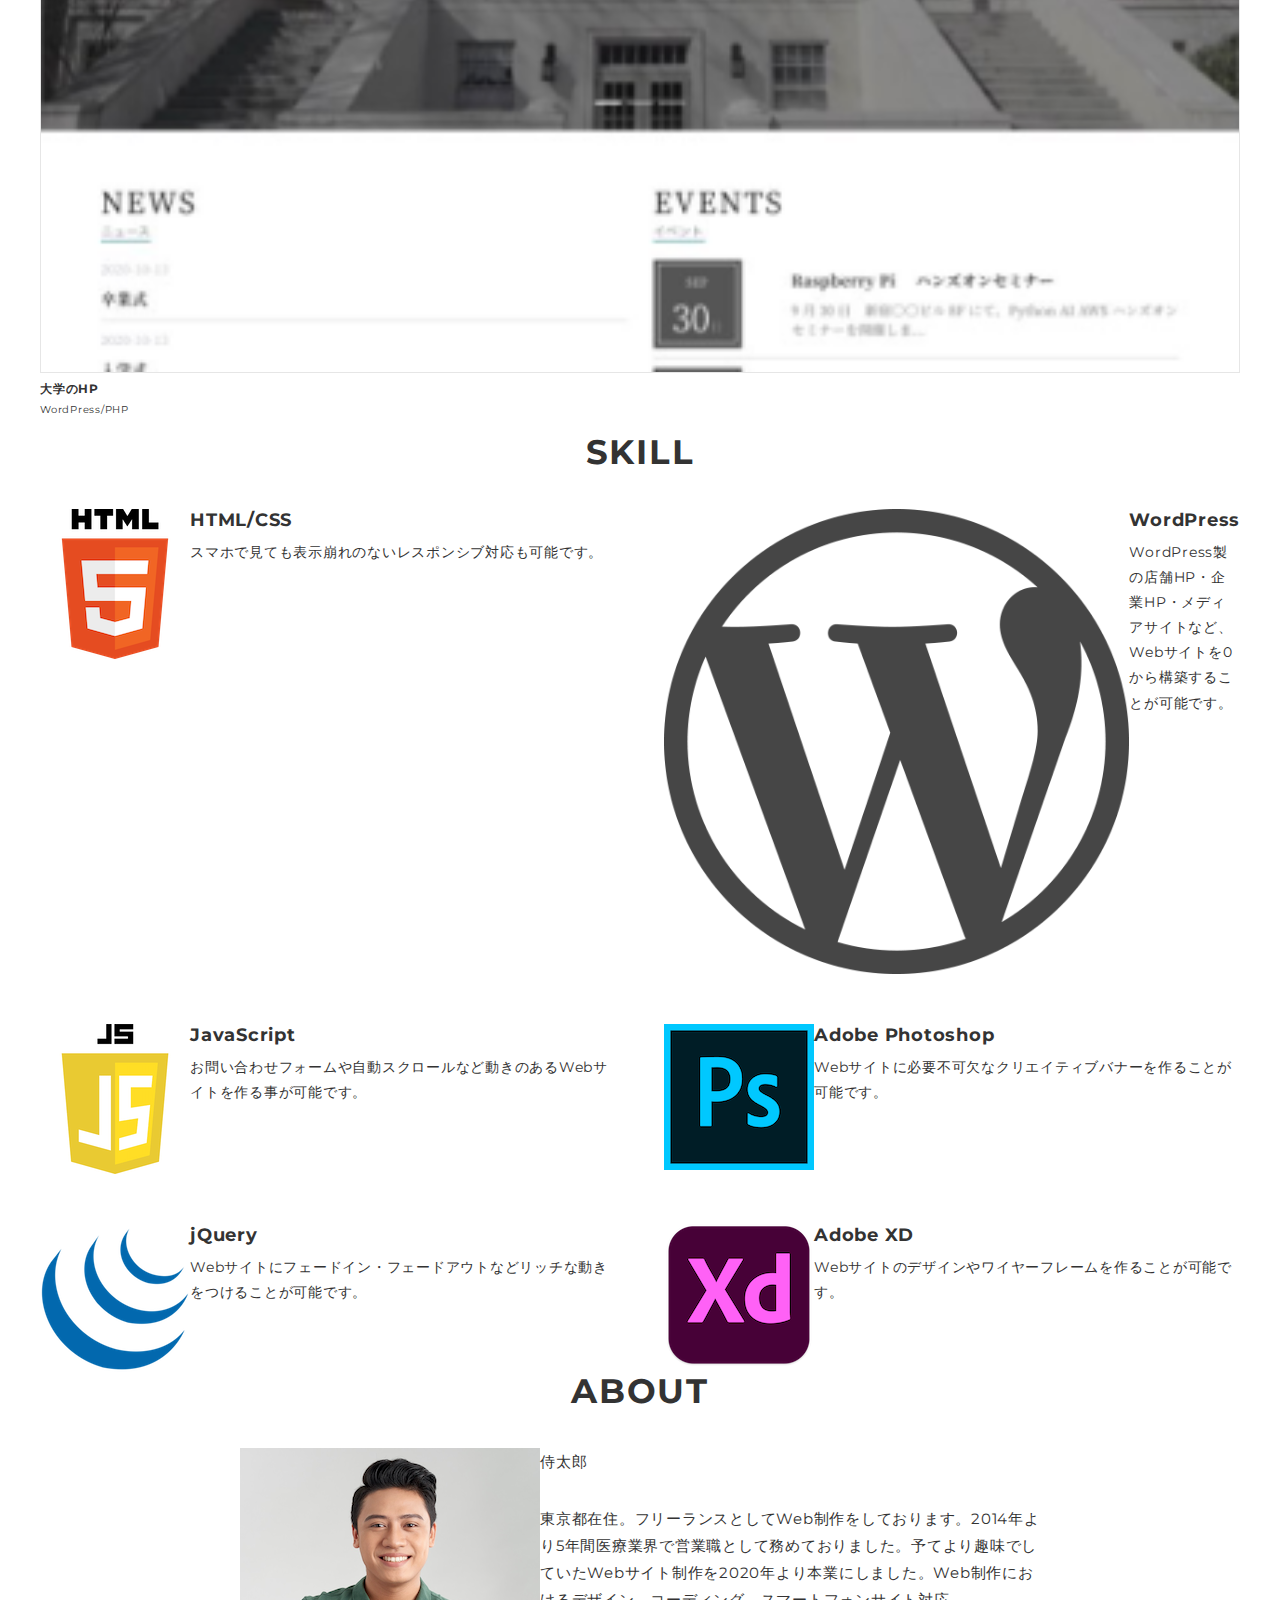
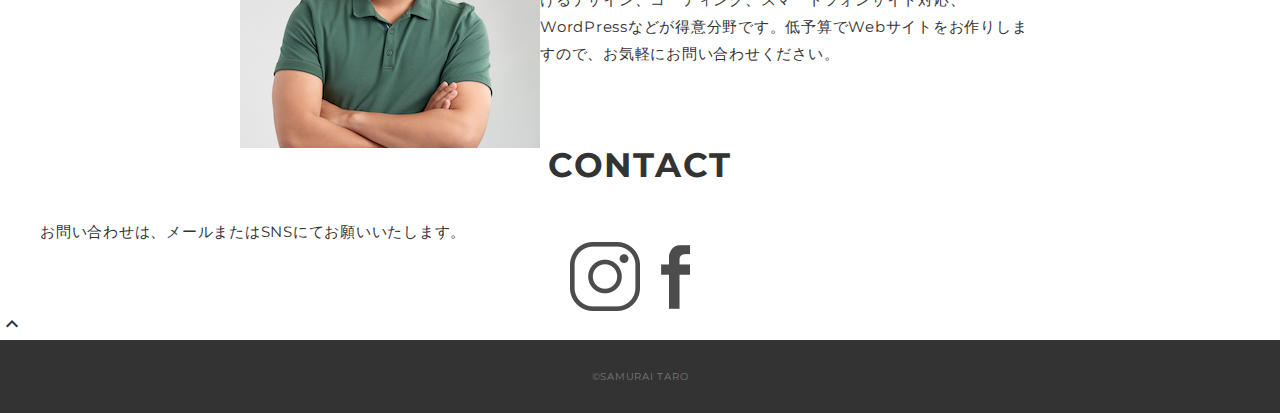
<file: portfolio/index copy.html>
<!DOCTYPE html>
<html>
<head>
  <meta charset="utf-8">
  <meta name="viewport" content="width=device-width, initial-scale=1.0, maximum-scale=1.0, minimum-scale=1.0">
  <title>SAMURAI ポートフォリオ</title>
  <link rel="preconnect" href="https://fonts.gstatic.com">
  <link href="https://fonts.googleapis.com/css2?family=Montserrat:wght@400;700&display=swap" rel="stylesheet">
  <link href="https://fonts.googleapis.com/css?family=Material+Icons+Outlined" rel="stylesheet">
  <link href="css/ress.css" media="all" rel="stylesheet" type="text/css" />
  <link href="css/style.css" media="all" rel="stylesheet" type="text/css" />
</head>

<body>
  <div class="wrapper">

    <!-- header -->
    <header class="header ">
      <div class="container">
        <h1 class="header-logo">
          <a href="#">SAMURAI TARO</a>
        </h1>
        <nav class="gnav">
          <ul class="gnav-list">
            <li class="gnav-item"><a href="#works">WORKS</a></li>
            <li class="gnav-item"><a href="#skill">SKILL</a></li>
            <li class="gnav-item"><a href="#about">ABOUT</a></li>
            <li class="gnav-item"><a href="#contact">CONTACT</a></li>
          </ul>
        </nav>
      </div>
    </header>
    <!-- /header -->

    <main class="content">

      <!-- mv -->
      <div class="mv">
        <div class="mv-container">
          <img src="img/main.png" alt="">
        </div>
      </div>
      <!-- /mv -->

      <!-- works -->
      <section class="works section" id="works">
        <div class="container">
          <h2 class="title">WORKS</h2>
          <div class="works-list">
            <a class="works-item" href="works-1.html">
              <div class="works-img"><img src="img/works/html1.png" alt="html1" /></div>
              <p class="works-name">コーポレートサイト</p>
              <p class="works-info">HTML/CSS/JavaScript/jQuery/レスポンシブ対応</p>
            </a>
            <a class="works-item" href="works-2.html">
              <div class="works-img"><img src="img/works/html2.png" alt="html2" /></div>
              <p class="works-name">プロフィールサイト</p>
              <p class="works-info">HTML/CSS</p>
            </a>
            <a class="works-item" href="works-3.html">
              <div class="works-img"><img src="img/works/wordpress1.png" alt="WordPress" /></div>
              <p class="works-name">美容室のHP</p>
              <p class="works-info">WordPress</p>
            </a>
            <a class="works-item" href="works-4.html">
              <div class="works-img"><img src="img/works/photoshop.png" alt="Photoshop" /></div>
              <p class="works-name">ITスクールのバナー</p>
              <p class="works-info">Photoshop</p>
            </a>
            <a class="works-item" href="works-5.html">
              <div class="works-img"><img src="img/works/xd.png" alt="AdobeXD" /></div>
              <p class="works-name">ITスクールのLP</p>
              <p class="works-info">AdobeXD</p>
            </a>
            <a class="works-item" href="works-6.html">
              <div class="works-img"><img src="img/works/wordpress2.png" alt="WordPress2" /></div>
              <p class="works-name">大学のHP</p>
              <p class="works-info">WordPress/PHP</p>
            </a>
          </div>
        </div>
      </section>
      <!-- /works -->

      <!-- skill -->
      <section class="skill section" id="skill">
        <div class="container">
          <h2 class="title">SKILL</h2>
          <div class="skill-list">
            <div class="skill-item">
              <p class="skill-img"><img src="img/skills/html.png" alt="html"></p>
              <div class="skill-body">
                <h3 class="skill-name">HTML/CSS</h3>
                <p class="skill-text">
                  スマホで見ても表示崩れのないレスポンシブ対応も可能です。</p>
              </div>
            </div>
            <div class="skill-item">
              <p class="skill-img"><img src="img/skills/wordpress.png" alt="wordpress"></p>
              <div class="skill-body">
                <h3 class="skill-name">WordPress</h3>
                <p class="skill-text">
                  WordPress製の店舗HP・企業HP・メディアサイトなど、Webサイトを0から構築することが可能です。</p>
              </div>
            </div>
            <div class="skill-item">
              <p class="skill-img"><img src="img/skills/js.png" alt="javascript"></p>
              <div class="skill-body">
                <h3 class="skill-name">JavaScript</h3>
                <p class="skill-text">
                  お問い合わせフォームや自動スクロールなど動きのあるWebサイトを作る事が可能です。</p>
              </div>
            </div>
            <div class="skill-item">
              <p class="skill-img"><img src="img/skills/photoshop.png" alt="photoshop"></p>
              <div class="skill-body">
                <h3 class="skill-name">Adobe Photoshop</h3>
                <p class="skill-text">
                  Webサイトに必要不可欠なクリエイティブバナーを作ることが可能です。</p>
              </div>
            </div>
            <div class="skill-item">
              <p class="skill-img"><img src="img/skills/jquery.png" alt="jquery"></p>
              <div class="skill-body">
                <h3 class="skill-name">jQuery</h3>
                <p class="skill-text">
                  Webサイトにフェードイン・フェードアウトなどリッチな動きをつけることが可能です。</p>
              </div>
            </div>
            <div class="skill-item">
              <p class="skill-img"><img src="img/skills/xd.png" alt="adobexd"></p>
              <div class="skill-body">
                <h3 class="skill-name">Adobe XD</h3>
                <p class="skill-text">
                  Webサイトのデザインやワイヤーフレームを作ることが可能です。</p>
              </div>
            </div>
          </div>
        </div>
      </section>
      <!-- /skill -->

      <!-- about -->
      <section class="about section" id="about">
        <div class="container">
          <h2 class="title">ABOUT</h2>
          <div class="profile">
            <p class="profile-img">
              <img src="img/about.png" alt="about">
            </p>
            <div class="profile-body">
              <p>
                侍太郎
              </p>
              <p>
                東京都在住。フリーランスとしてWeb制作をしております。2014年より5年間医療業界で営業職として務めておりました。予てより趣味でしていたWebサイト制作を2020年より本業にしました。Web制作におけるデザイン、コーディング、スマートフォンサイト対応、WordPressなどが得意分野です。低予算でWebサイトをお作りしますので、お気軽にお問い合わせください。
              </p>
              
            </div>
          </div>
        </div>
      </section>
      <!-- /about -->

      <!-- contact -->
      <section class="contact section" id="contact">
        <div class="container">
          <h2 class="title">CONTACT</h2>
          <p class="lead">
            お問い合わせは、<br class="sp-only">メールまたはSNSにてお願いいたします。
          </p>
          <div class="contact-list">
            <a href="http://instagram.com/" target="_blank">
              <img src="img/icon_instagram.gif" alt="Instagram">
            </a>
            <a href="http://facebook.com/" target="_blank">
              <img src="img/icon_facebook.gif" alt="Facebook">
            </a>
          </div>
        </div>
      </section>
      <!-- /contact -->
      <div class="page-top" id="js-page-top">
        <span class="material-icons-outlined">expand_less</span>
      </div>
    </main>

    <!-- footer -->
    <footer class="footer">
      <div class="copyright">&copy;SAMURAI TARO</div>
    </footer>
    <!-- /footer -->

  </div>
  <script src="https://ajax.googleapis.com/ajax/libs/jquery/3.6.0/jquery.min.js"></script>
  <script type='text/javascript' src="js/script.js"></script>
</body>
</html>
</file>
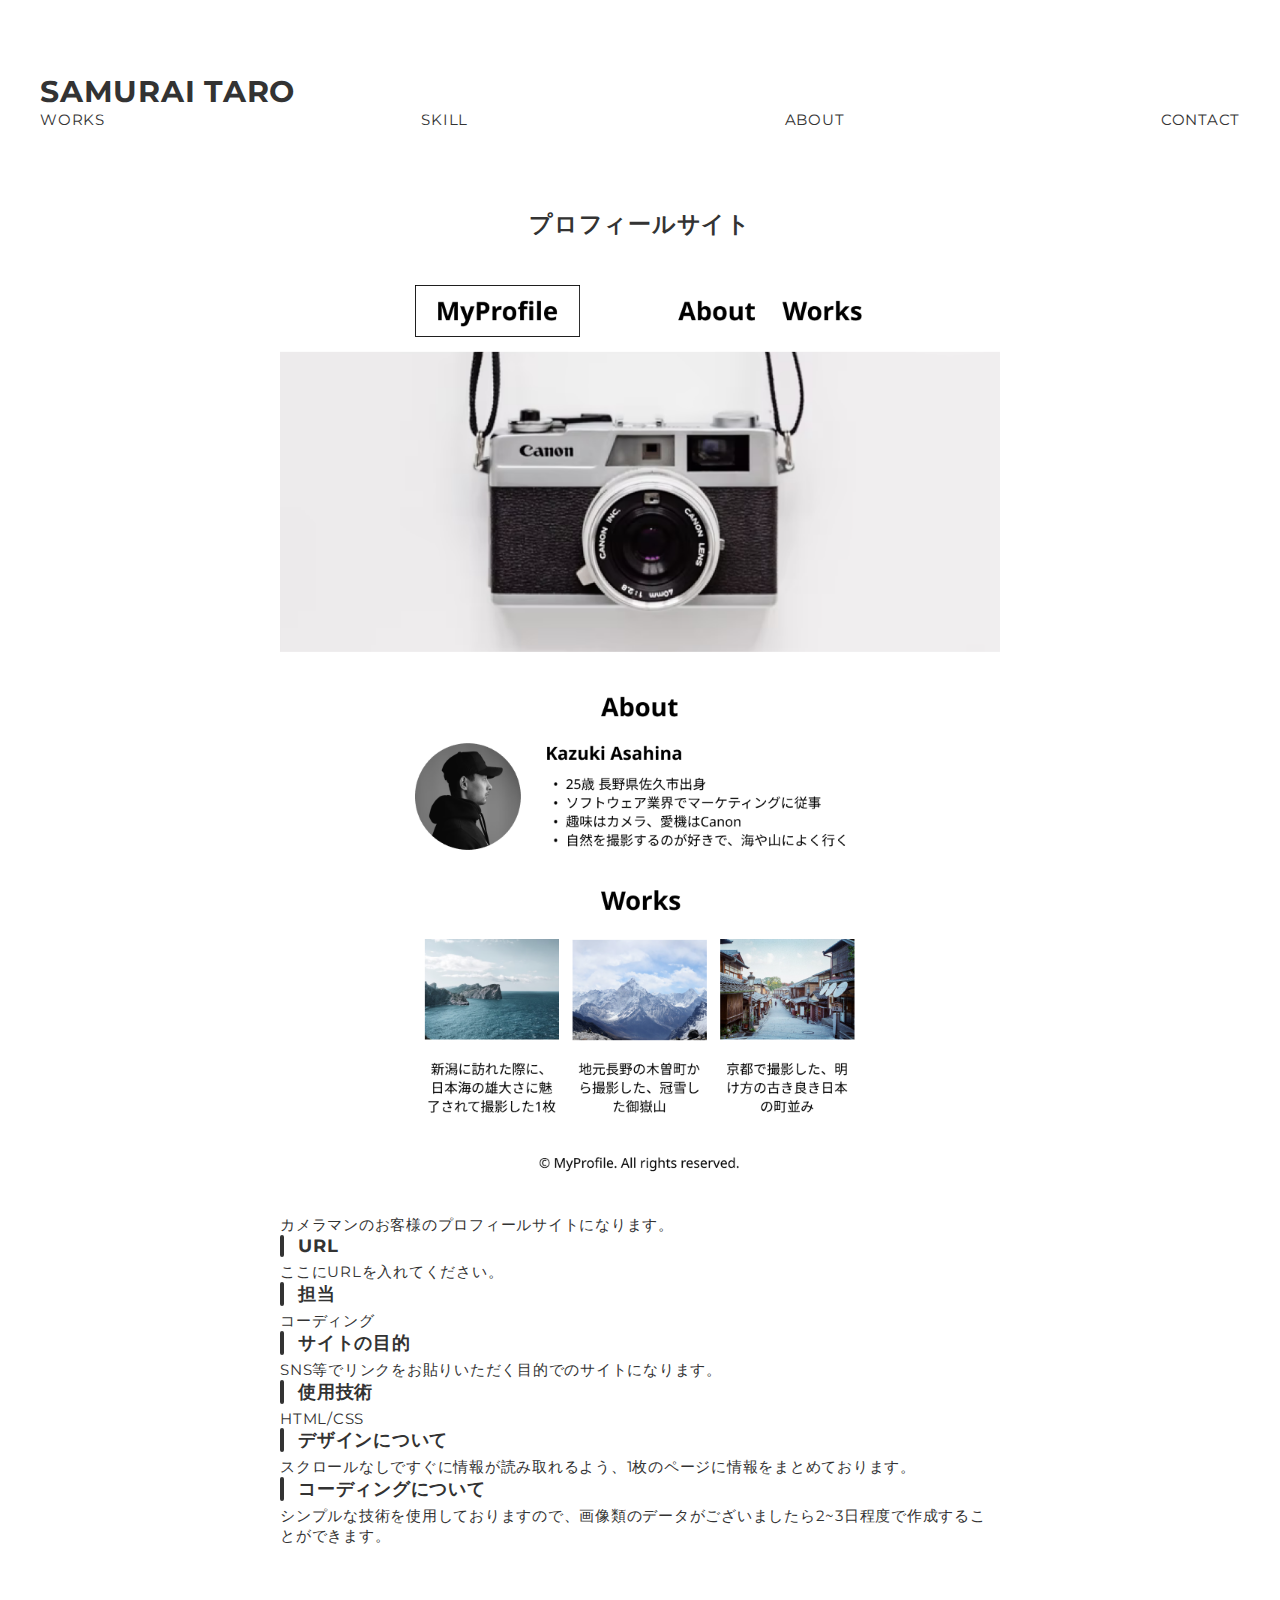
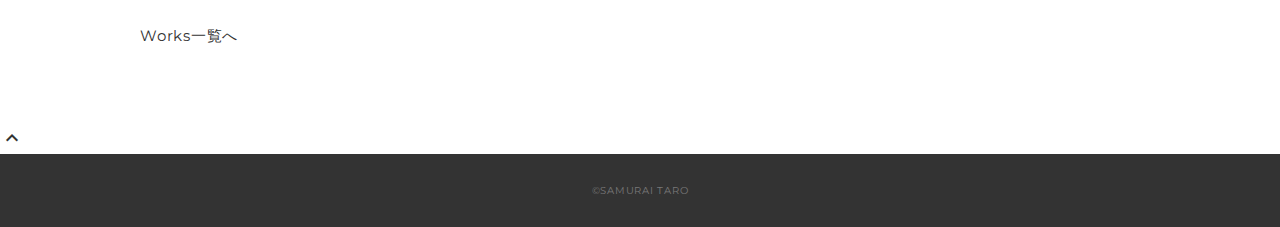
<file: portfolio/works-2.html>
<!DOCTYPE html>
<html>
<head>
  <meta charset="utf-8">
  <meta name="viewport" content="width=device-width, initial-scale=1.0, maximum-scale=1.0, minimum-scale=1.0">
  <title>SAMURAI ポートフォリオ</title>
  <link rel="preconnect" href="https://fonts.gstatic.com">
  <link href="https://fonts.googleapis.com/css2?family=Montserrat:wght@400;700&display=swap" rel="stylesheet">
  <link href="https://fonts.googleapis.com/css?family=Material+Icons+Outlined" rel="stylesheet">
  <link href="css/ress.css" media="all" rel="stylesheet" type="text/css" />
  <link href="css/style.css" media="all" rel="stylesheet" type="text/css" />
</head>

<body>
  <div class="wrapper">

    <!-- header -->
    <header class="header ">
      <div class="container">
        <h1 class="header-logo">
          <a href="index.html">SAMURAI TARO</a>
        </h1>
        <nav class="gnav">
          <ul class="gnav-list">
            <li class="gnav-item"><a href="index.html#works">WORKS</a></li>
            <li class="gnav-item"><a href="index.html#skill">SKILL</a></li>
            <li class="gnav-item"><a href="index.html#about">ABOUT</a></li>
            <li class="gnav-item"><a href="index.html#contact">CONTACT</a></li>
          </ul>
        </nav>
      </div>
    </header>
    <!-- /header -->

    <main class="content">

      <article class="article">
        <div class="article-container">
          <h2 class="article-title">プロフィールサイト</h2>
          <div class="article-body">
            <p>
              <img src="img/works-detail/works-2_pc.png" alt="">
            </p>
            <p>
              カメラマンのお客様のプロフィールサイトになります。
            </p>
            <h3>URL</h3>
            <p><a href="" target="_blank" rel="noopener">ここにURLを入れてください。</a></p>
            <h3>担当</h3>
            <p>コーディング</p>
            <h3>サイトの目的</h3>
            <p>SNS等でリンクをお貼りいただく目的でのサイトになります。</p>
            <h3>使用技術</h3>
            <p>HTML/CSS</p>
            <h3>デザインについて</h3>
            <p>
              スクロールなしですぐに情報が読み取れるよう、1枚のページに情報をまとめております。
            </p>
            <h3>コーディングについて</h3>
            <p>
              シンプルな技術を使用しておりますので、画像類のデータがございましたら2~3日程度で作成することができます。
            </p>
          </div>
          <div class="home-link">
            <a href="index.html#works">Works一覧へ</a>
          </div>
        </div>
      </article>

      <div class="page-top" id="js-page-top">
        <span class="material-icons-outlined">expand_less</span>
      </div>
    </main>

    <!-- footer -->
    <footer class="footer">
      <div class="copyright">&copy;SAMURAI TARO</div>
    </footer>
    <!-- /footer -->

  </div>
  <script src="https://ajax.googleapis.com/ajax/libs/jquery/3.6.0/jquery.min.js"></script>
  <script type='text/javascript' src="js/script.js"></script>
</body>
</html>
</file>
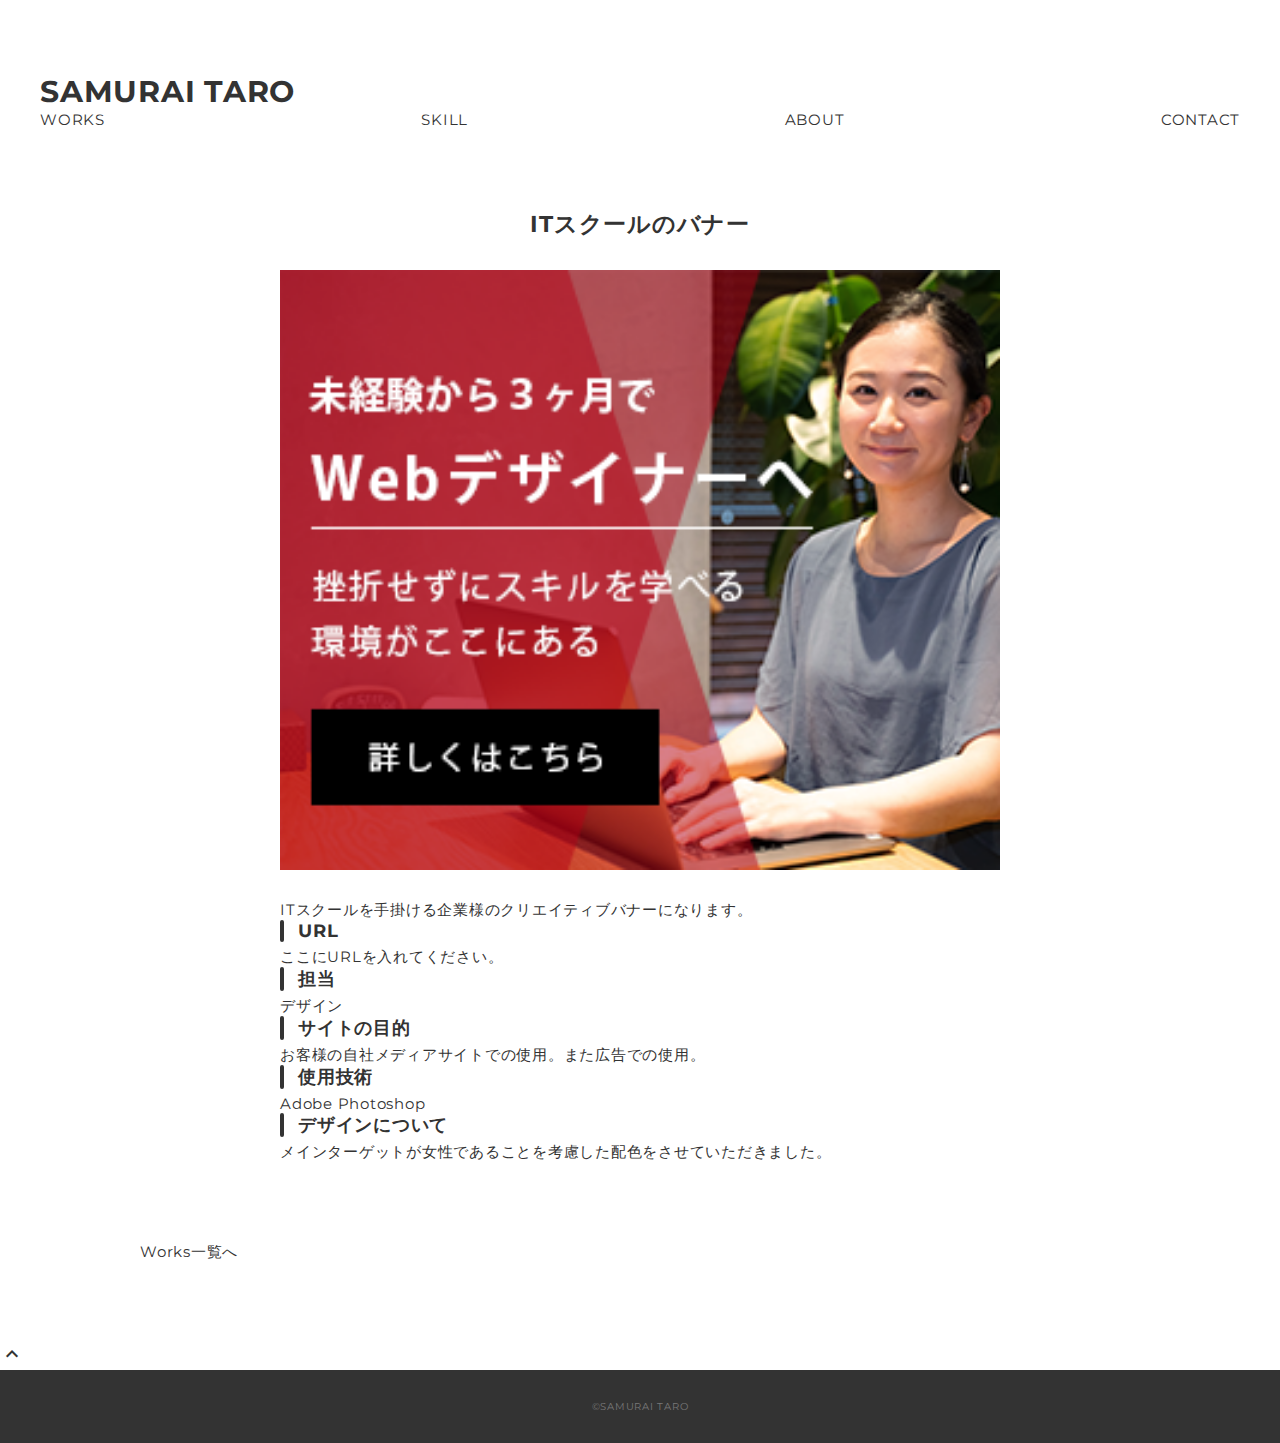
<file: portfolio/works-4.html>
<!DOCTYPE html>
<html>
<head>
  <meta charset="utf-8">
  <meta name="viewport" content="width=device-width, initial-scale=1.0, maximum-scale=1.0, minimum-scale=1.0">
  <title>SAMURAI ポートフォリオ</title>
  <link rel="preconnect" href="https://fonts.gstatic.com">
  <link href="https://fonts.googleapis.com/css2?family=Montserrat:wght@400;700&display=swap" rel="stylesheet">
  <link href="https://fonts.googleapis.com/css?family=Material+Icons+Outlined" rel="stylesheet">
  <link href="css/ress.css" media="all" rel="stylesheet" type="text/css" />
  <link href="css/style.css" media="all" rel="stylesheet" type="text/css" />
</head>

<body>
  <div class="wrapper">

    <!-- header -->
    <header class="header ">
      <div class="container">
        <h1 class="header-logo">
          <a href="index.html">SAMURAI TARO</a>
        </h1>
        <nav class="gnav">
          <ul class="gnav-list">
            <li class="gnav-item"><a href="index.html#works">WORKS</a></li>
            <li class="gnav-item"><a href="index.html#skill">SKILL</a></li>
            <li class="gnav-item"><a href="index.html#about">ABOUT</a></li>
            <li class="gnav-item"><a href="index.html#contact">CONTACT</a></li>
          </ul>
        </nav>
      </div>
    </header>
    <!-- /header -->

    <main class="content">

      <article class="article">
        <div class="article-container">
          <h2 class="article-title">ITスクールのバナー</h2>
          <div class="article-body">
            <p style="text-align: center;">
              <img src="img/works-detail/works-4.png" alt="">
            </p>
            <p>
              ITスクールを手掛ける企業様のクリエイティブバナーになります。
            </p>
            <h3>URL</h3>
            <p><a href="" target="_blank" rel="noopener">ここにURLを入れてください。</a></p>
            <h3>担当</h3>
            <p>デザイン</p>
            <h3>サイトの目的</h3>
            <p>お客様の自社メディアサイトでの使用。また広告での使用。</p>
            <h3>使用技術</h3>
            <p>Adobe Photoshop</p>
            <h3>デザインについて</h3>
            <p>
              メインターゲットが女性であることを考慮した配色をさせていただきました。
            </p>
          </div>
          <div class="home-link">
            <a href="index.html#works">Works一覧へ</a>
          </div>
        </div>
      </article>

      <div class="page-top" id="js-page-top">
        <span class="material-icons-outlined">expand_less</span>
      </div>
    </main>

    <!-- footer -->
    <footer class="footer">
      <div class="copyright">&copy;SAMURAI TARO</div>
    </footer>
    <!-- /footer -->

  </div>
  <script src="https://ajax.googleapis.com/ajax/libs/jquery/3.6.0/jquery.min.js"></script>
  <script type='text/javascript' src="js/script.js"></script>
</body>
</html>
</file>
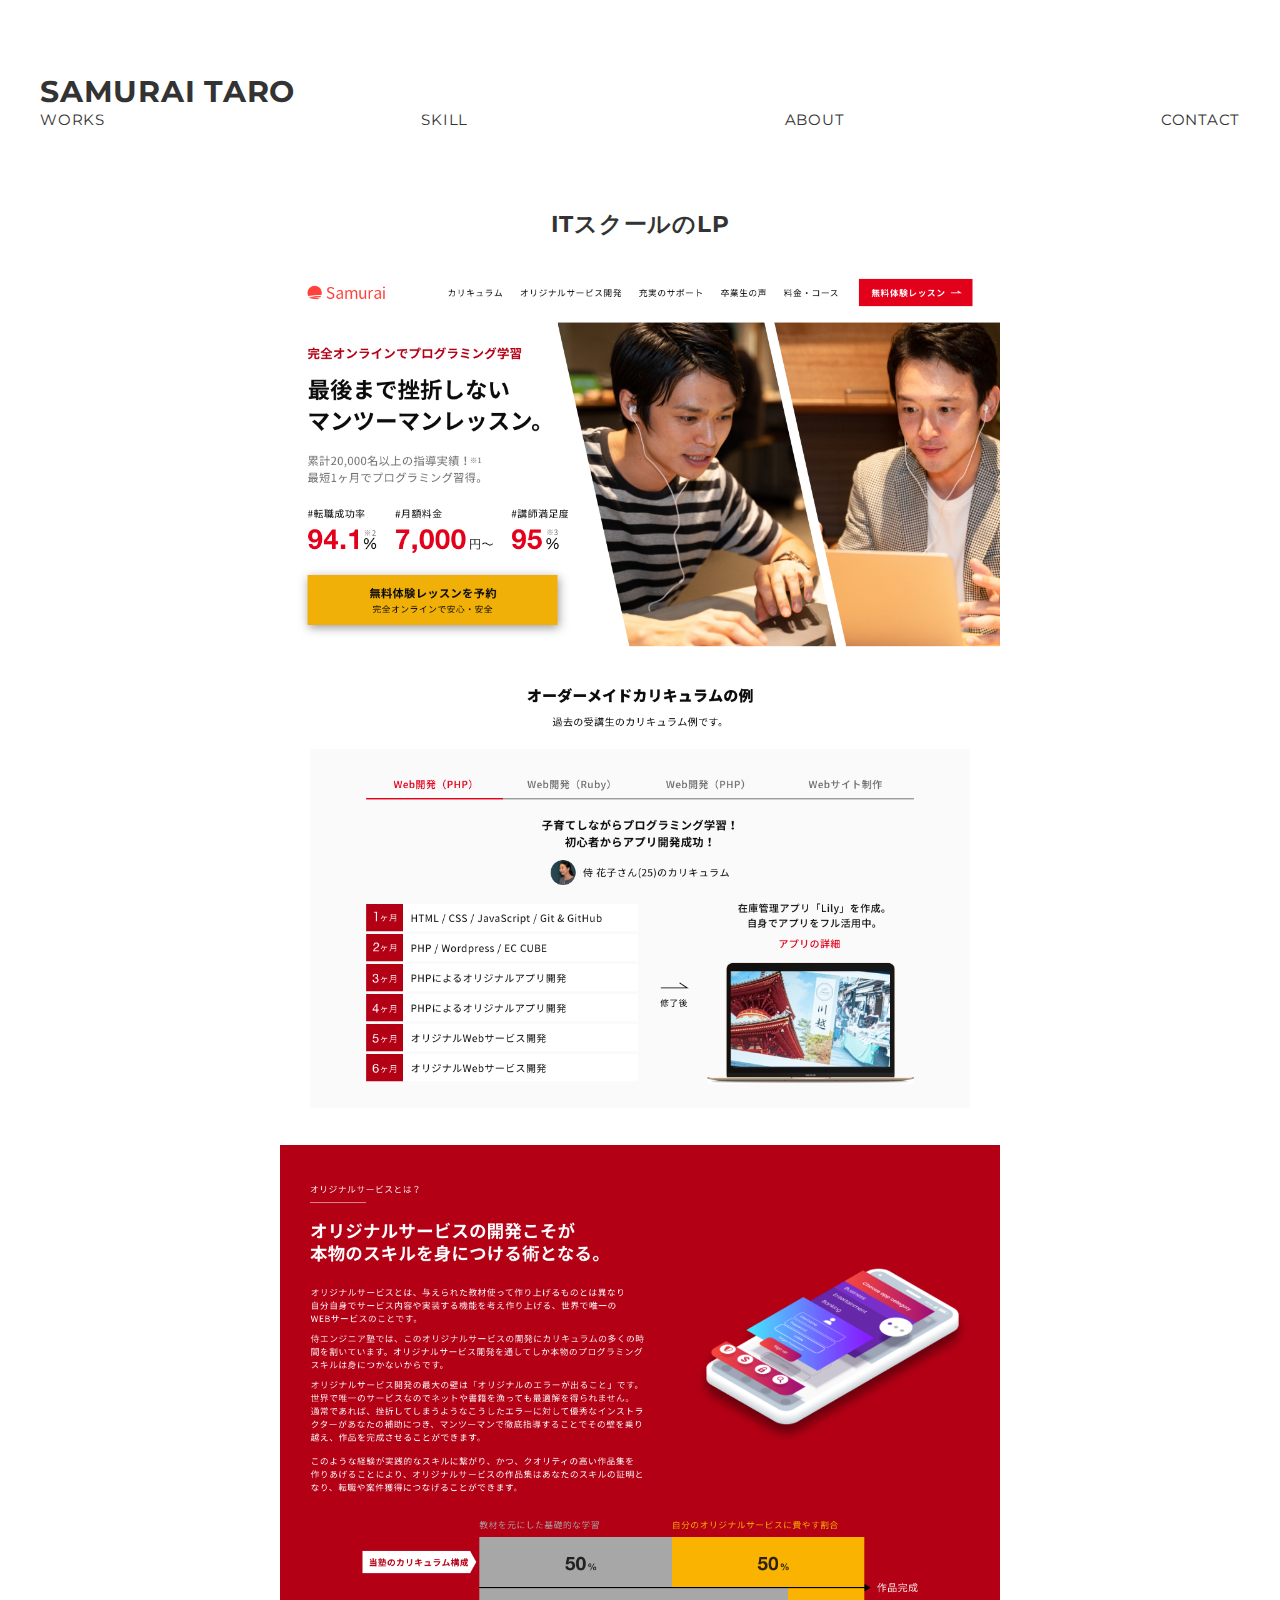
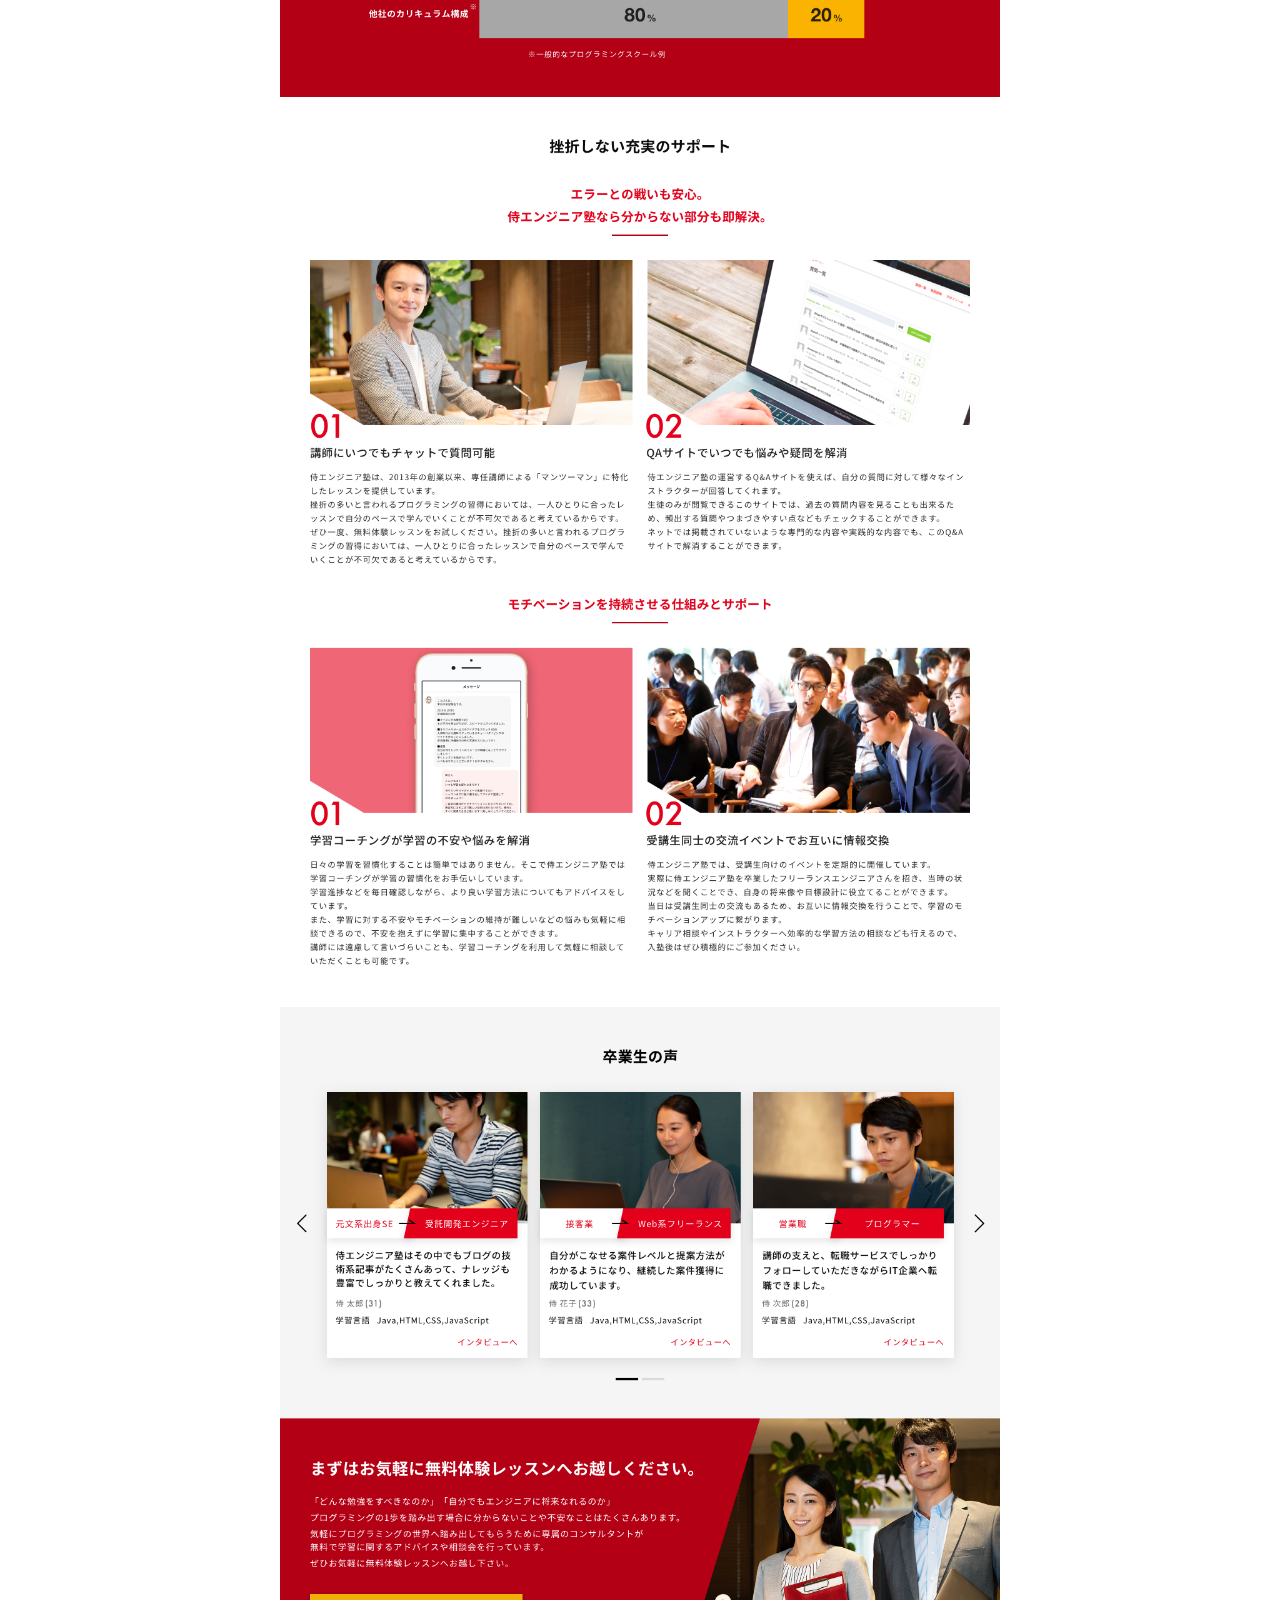
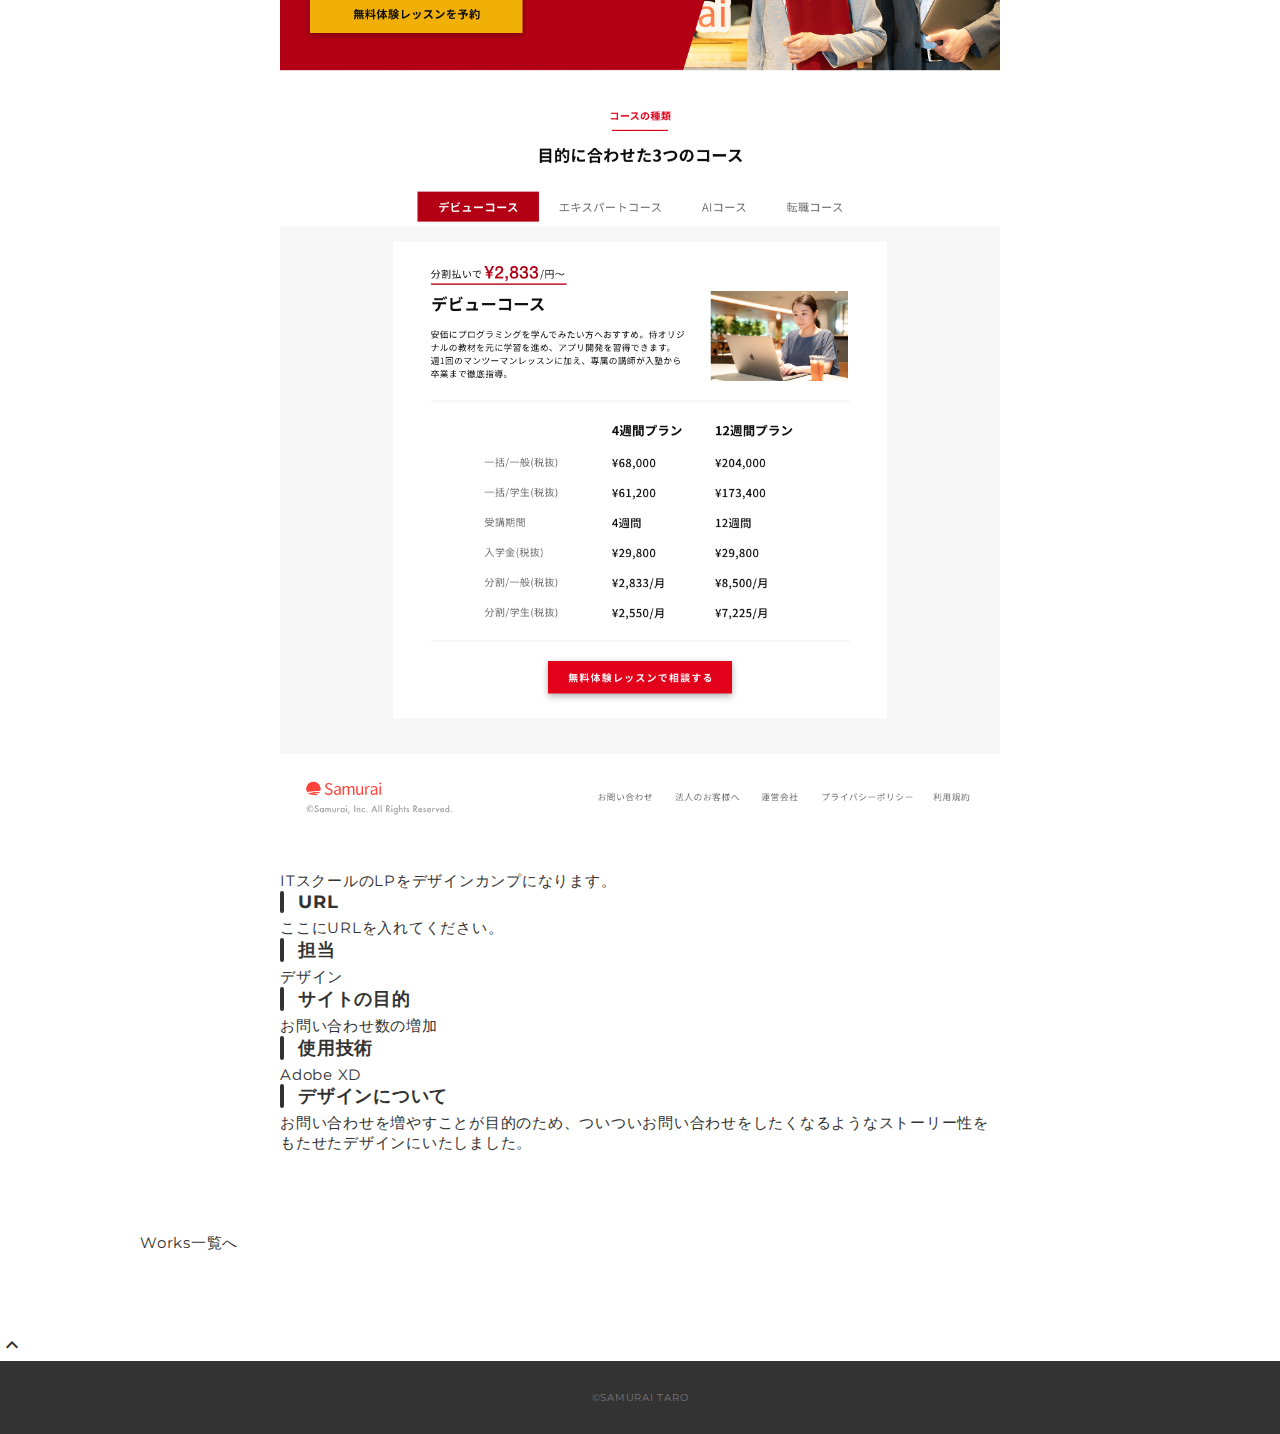
<file: portfolio/works-5.html>
<!DOCTYPE html>
<html>
<head>
  <meta charset="utf-8">
  <meta name="viewport" content="width=device-width, initial-scale=1.0, maximum-scale=1.0, minimum-scale=1.0">
  <title>SAMURAI ポートフォリオ</title>
  <link rel="preconnect" href="https://fonts.gstatic.com">
  <link href="https://fonts.googleapis.com/css2?family=Montserrat:wght@400;700&display=swap" rel="stylesheet">
  <link href="https://fonts.googleapis.com/css?family=Material+Icons+Outlined" rel="stylesheet">
  <link href="css/ress.css" media="all" rel="stylesheet" type="text/css" />
  <link href="css/style.css" media="all" rel="stylesheet" type="text/css" />
</head>

<body>
  <div class="wrapper">

    <!-- header -->
    <header class="header ">
      <div class="container">
        <h1 class="header-logo">
          <a href="index.html">SAMURAI TARO</a>
        </h1>
        <nav class="gnav">
          <ul class="gnav-list">
            <li class="gnav-item"><a href="index.html#works">WORKS</a></li>
            <li class="gnav-item"><a href="index.html#skill">SKILL</a></li>
            <li class="gnav-item"><a href="index.html#about">ABOUT</a></li>
            <li class="gnav-item"><a href="index.html#contact">CONTACT</a></li>
          </ul>
        </nav>
      </div>
    </header>
    <!-- /header -->

    <main class="content">

      <article class="article">
        <div class="article-container">
          <h2 class="article-title">ITスクールのLP</h2>
          <div class="article-body">
            <p>
              <img src="img/works-detail/works-5.png" alt="">
            </p>
            <p>
              ITスクールのLPをデザインカンプになります。
            </p>
            <h3>URL</h3>
            <p><a href="" target="_blank" rel="noopener">ここにURLを入れてください。</a></p>
            <h3>担当</h3>
            <p>デザイン</p>
            <h3>サイトの目的</h3>
            <p>お問い合わせ数の増加</p>
            <h3>使用技術</h3>
            <p>Adobe XD</p>
            <h3>デザインについて</h3>
            <p>
              お問い合わせを増やすことが目的のため、ついついお問い合わせをしたくなるようなストーリー性をもたせたデザインにいたしました。
            </p>
          </div>
          <div class="home-link">
            <a href="index.html#works">Works一覧へ</a>
          </div>
        </div>
      </article>

      <div class="page-top" id="js-page-top">
        <span class="material-icons-outlined">expand_less</span>
      </div>
    </main>

    <!-- footer -->
    <footer class="footer">
      <div class="copyright">&copy;SAMURAI TARO</div>
    </footer>
    <!-- /footer -->

  </div>
  <script src="https://ajax.googleapis.com/ajax/libs/jquery/3.6.0/jquery.min.js"></script>
  <script type='text/javascript' src="js/script.js"></script>
</body>
</html>
</file>
<file: headertest/style.css>
header {
  background: #fff;
  position: sticky;
  top: 0;
  z-index: 99;
}
.inner {
  padding-left: 1.6875rem;
  display: flex;
  align-items: center;
  justify-content: space-between;
}
h1 {
  font-size: inherit;
    line-height: inherit;
    font-weight: inherit;
    margin: 0;
}
a {
  background-color: transparent;
  text-decoration: none;
  color: inherit;
}
#headernav {
  display: flex;
  align-items: center;
}
#headernav > a {
  display: block;
  padding: 19px 0 17px;
  border-bottom: 2px solid #fff;
  color: #555;
  letter-spacing: .02em;
  line-height: 1;
  text-align: center;
  transition: all .2s;
  margin-left: .85rem;
}
.booking > a {
  height: 4.5rem;
    margin-left: 3rem;
    padding: 1.5rem 1.5rem 1.5rem 2.625rem;
    font-size: .9375rem;
    font-weight: 700;
    letter-spacing: .04em;
    display: flex;
    align-items: center;
    background: #0d0d0d;
    color: #fff;
    position: relative;
}
.booking > a:before {
  border-width: 4.5rem 21px 0 0;
  content: '';
  display: block;
  width: 0;
  height: 0;
  border-style: solid;
  border-color: #fff transparent transparent transparent;
  position: absolute;
  top: 0;
  left: 0;
}
.booking > a:after {
  content: '';
    display: block;
    width: 1.5rem;
    height: 1.5rem;
    margin-left: 1rem;
    background: url(https://www.sejuku.net/assets/images/voice_arrow.svg) center / contain no-repeat;
}
.inner #headernav > a:hover {
  color: #eb0000;
  border-bottom-color: #eb0000;
}
#section0 {
  background-color: #f5f5f5;
  
}
#toptext {
  font-size: 1.75rem;
  text-align: center;
  line-height: 1.5;
}
#section1 {
  padding: 3.8rem 2rem 6rem;
}
.redtext {
  padding: 0.3rem;
  font-size: 2rem;
  font-weight: bold;
  color: #eb0000;
}
#content1 {
  display: flex;
  justify-content: space-between;
  align-items: center;
  margin: 4.2rem auto 0;
  max-width: 1200px;
}
#backred {
  width: 60%;
  max-width: 750px;
  padding: 2.7rem 6.5rem;
  background-image: linear-gradient(94.87deg, #BE000A -0.11%, #EB0000 93.49%);
  clip-path: polygon(10% 0, 100% 0, 90% 100%, 0% 100%);
  color: #fff;
}
#first-p {
  font-size: 1.5rem;
  line-height: 1.5;
  text-align: center;
}
#second-p {
  margin-top: 1rem;
  font-size: 1.2rem;
  line-height: 2;
}
#divimg {
  width: 40%;
  max-width: 430px;
  margin-left: 2rem;
}
#img1 {
  width: 100%;
  height: auto;
}
#video {
  max-width: 835px;
  margin: 4.2rem auto 0;
}
iframe {
  width: 100%;
  height: 439px;
}

/* フッター　*/
footer {
  background-color: #0d0d0d;
  padding: 80px 0 48px;
}
footer > .footerinner {
  max-width: 1272px;
  padding: 0 36px;
  width: 100%;
  margin: 0 auto;
  box-sizing: border-box;
}
#footerlogo {
  margin-bottom: 44px;
  text-align: center;
}
#footerlogoimg {
  max-width: 201.5px;
}
footer nav {
  text-align: center;
  font-size: 0;
}
footer nav a {
  color: #fff;
  display: inline-block;
  margin: 0 25px 15px;
  font-size: 14px;
  padding-bottom: 3px;
  line-height: 18px;
  letter-spacing: .04em;
  text-decoration: none;
  position: relative;
}
footer nav a::after {
  content: '';
  background-color: #fff;
  display: block;
    width: 100%;
    height: 1px;
    margin: auto;
  position: absolute;
  bottom: 0;
  right: 0;
  left: 0;
  transform: scaleX(0);
  transition: all .2s;
}
footer nav a:hover::after {
  transform: scaleX(1);
}
.info {
  display: flex;
  align-items: center;
  justify-content: space-between;
  margin-top: 70px;
}
.sns {
  display: flex;
  align-items: center;
}
.sns1 {
  margin-left: 24px;
}
.en {
  color: #fff;
  font-size: 14px;
  line-height: 18px;
}
</file>
<file: portfolio/css/ress.css>
/*!
 * ress.css • v3.0.1
 * MIT License
 * github.com/filipelinhares/ress
 */

/* # =================================================================
   # Global selectors
   # ================================================================= */

html {
  box-sizing: border-box;
  word-break: normal;
  -moz-tab-size: 4;
  tab-size: 4;

  -webkit-text-size-adjust: 100%; /* Prevent adjustments of font size after orientation changes in iOS */
}

*,
::before,
::after {
  box-sizing: inherit;
  background-repeat: no-repeat; /* Set `background-repeat: no-repeat` to all elements and pseudo elements */
}

::before,
::after {
  vertical-align: inherit;
  text-decoration: inherit; /* Inherit text-decoration and vertical align to ::before and ::after pseudo elements */
}

* {
  margin: 0;
  padding: 0; /* Reset `padding` and `margin` of all elements */
}

/* # =================================================================
   # General elements
   # ================================================================= */

hr {
  overflow: visible; /* Show the overflow in Edge and IE */
  height: 0; /* Add the correct box sizing in Firefox */
}

details,
main {
  display: block; /* Render the `main` element consistently in IE. */
}

summary {
  display: list-item; /* Add the correct display in all browsers */
}

small {
  font-size: 80%; /* Set font-size to 80% in `small` elements */
}

[hidden] {
  display: none; /* Add the correct display in IE */
}

abbr[title] {
  /* Add the correct text decoration in Chrome, Edge, IE, Opera, and Safari */
  text-decoration: underline;
  text-decoration: underline dotted;
  border-bottom: none; /* Remove the bottom border in Chrome 57 */
}

a {
  background-color: transparent; /* Remove the gray background on active links in IE 10 */
}

a:active,
a:hover {
  outline-width: 0; /* Remove the outline when hovering in all browsers */
}

code,
kbd,
pre,
samp {
  font-family: monospace, monospace; /* Specify the font family of code elements */
}

pre {
  font-size: 1em; /* Correct the odd `em` font sizing in all browsers */
}

b,
strong {
  font-weight: bolder; /* Add the correct font weight in Chrome, Edge, and Safari */
}

/* https://gist.github.com/unruthless/413930 */
sub,
sup {
  position: relative;
  font-size: 75%;
  line-height: 0;
  vertical-align: baseline;
}

sub {
  bottom: -.25em;
}

sup {
  top: -.5em;
}

/* # =================================================================
   # Forms
   # ================================================================= */

input {
  border-radius: 0;
}

/* Replace pointer cursor in disabled elements */
[disabled] {
  cursor: default;
}

[type="number"]::-webkit-container-spin-button,
[type="number"]::-webkit-outer-spin-button {
  height: auto; /* Correct the cursor style of increment and decrement buttons in Chrome */
}

[type="search"] {
  outline-offset: -2px; /* Correct the outline style in Safari */

  -webkit-appearance: textfield; /* Correct the odd appearance in Chrome and Safari */
}

[type="search"]::-webkit-search-decoration {
  -webkit-appearance: none; /* Remove the container padding in Chrome and Safari on macOS */
}

textarea {
  overflow: auto; /* Internet Explorer 11+ */
  resize: vertical; /* Specify textarea resizability */
}

button,
input,
optgroup,
select,
textarea {
  font: inherit; /* Specify font inheritance of form elements */
}

optgroup {
  font-weight: bold; /* Restore the font weight unset by the previous rule */
}

button {
  overflow: visible; /* Address `overflow` set to `hidden` in IE 8/9/10/11 */
}

button,
select {
  text-transform: none; /* Firefox 40+, Internet Explorer 11- */
}

/* Apply cursor pointer to button elements */
button,
[type="button"],
[type="reset"],
[type="submit"],
[role="button"] {
  cursor: pointer;
  color: inherit;
}

/* Remove container padding and border in Firefox 4+ */
button::-moz-focus-container,
[type="button"]::-moz-focus-container,
[type="reset"]::-moz-focus-container,
[type="submit"]::-moz-focus-container {
  padding: 0;
  border-style: none;
}

/* Replace focus style removed in the border reset above */
button:-moz-focusring,
[type="button"]::-moz-focus-container,
[type="reset"]::-moz-focus-container,
[type="submit"]::-moz-focus-container {
  outline: 1px dotted ButtonText;
}

button,
html [type="button"],
/* Prevent a WebKit bug where (2) destroys native `audio` and `video`controls in Android 4 */
[type="reset"],
[type="submit"] {
  -webkit-appearance: button; /* Correct the inability to style clickable types in iOS */
}

/* Remove the default button styling in all browsers */
button,
input,
select,
textarea {
  border-style: none;
  background-color: transparent;
}

/* Style select like a standard input */
select {
  -webkit-appearance: none; /* Chrome 41+ */
  -moz-appearance: none; /* Firefox 36+ */
}

select::-ms-expand {
  display: none; /* Internet Explorer 11+ */
}

select::-ms-value {
  color: currentColor; /* Internet Explorer 11+ */
}

legend {
  display: table; /* Correct the text wrapping in Edge and IE */
  max-width: 100%; /* Correct the text wrapping in Edge and IE */
  max-width: 100%; /* Correct the text wrapping in Edge 18- and IE */
  white-space: normal; /* Correct the text wrapping in Edge and IE */
  color: inherit; /* Correct the color inheritance from `fieldset` elements in IE */
  border: 0; /* Correct `color` not being inherited in IE 8/9/10/11 */
}

::-webkit-file-upload-button {
  font: inherit; /* Change font properties to `inherit` in Chrome and Safari */
  color: inherit;
  /* Correct the inability to style clickable types in iOS and Safari */

  -webkit-appearance: button;
}

/* # =================================================================
   # Specify media element style
   # ================================================================= */

img {
  border-style: none; /* Remove border when inside `a` element in IE 8/9/10 */
}

/* Add the correct vertical alignment in Chrome, Firefox, and Opera */
progress {
  vertical-align: baseline;
}

/* # =================================================================
   # Accessibility
   # ================================================================= */

/* Hide content from screens but not screenreaders */
@media screen {
  [hidden~="screen"] {
    display: inherit;
  }
  [hidden~="screen"]:not(:active):not(:focus):not(:target) {
    position: absolute !important;
    clip: rect(0 0 0 0) !important;
  }
}

/* Specify the progress cursor of updating elements */
[aria-busy="true"] {
  cursor: progress;
}

/* Specify the pointer cursor of trigger elements */
[aria-controls] {
  cursor: pointer;
}

/* Specify the unstyled cursor of disabled, not-editable, or otherwise inoperable elements */
[aria-disabled] {
  cursor: default;
}
</file>
<file: portfolio/css/style.css>
body {
  font-family: "Montserrat", "Helvetica Neue", Arial, "Hiragino Kaku Gothic ProN", "Hiragino Sans", Meiryo, sans-serif;
  font-size: 15px;
  letter-spacing: .05em;
  color: #333;
}
.wrapper {
  padding-top: 73px; 
}

/* ヘッダー　*/
#header {
  position: fixed;
  top: 0;
  z-index: 1;
  background-color: #fff;
  width: 100%;
  box-shadow: 0 5px 10px -6px rgba(0,0,0,.1);
}
#header .container {
  display: flex;
  align-items: center;
  justify-content: space-between;
  padding: 20px 40px;
  max-width: 1340px;
  margin: 0 auto;
}

#title {
  font-size: 20px;
  font-weight: bold;
  line-height: 1.2;
  margin-right: 20px;
  letter-spacing: .05em;
}

a {
  text-decoration: none;
  color: #333;
}

ul {
  display: flex;
  justify-content: space-between;
  list-style: none;
}
.nav-item:not(:last-child) {
  margin-right: 20px;
} 

#topmenu a {
  position: relative;
  font-size: 13px;
  font-weight: bold;
  display: inline-block;
  padding: 5px 0;
  transition: .3s;
  letter-spacing: .05em;
}
#topmenu a::after {
  position: absolute;
  bottom: 0;
  left: 50%;
  width: 0%;
  height: 3px;
  content: "";
  transition: .3s;
  -webkit-transform: translateX(-50%);
  transform: translateX(-50%);
  background-color: #333;
}
#topmenu a:hover:after {
  width: 100%;
}

/* メインビジュアル　*/
#mainvisual {
  display: flex;
  justify-content: center;
  align-items: center;
  height: auto;
  text-align: center;
}
#mvcontainer {
  padding: 0 20px;
}
#main {
  width: 100%;
  height: auto;
  max-width: 100%;
  vertical-align: bottom;
  border-style: none;
}
/* WORKS セクション　*/
.workssection {
  background-color: #f7f7f7;
  padding: 90px 0;
}

.title {
  text-align: center;
  font-size: 34px;
  line-height: 1;
  margin-bottom: 40px;
  letter-spacing: .05em;
  color: #333;
  
}
.workslist {
  display: flex;
  flex-wrap: wrap;
  margin-bottom: -40px;
}

.container {
  max-width: 1340px;
  margin: 0 auto;
  padding: 0 40px;
}

.works-item {
  width: 31.74603%;
  margin-right: 1.58730%;
  margin-bottom: 40px;
  color: #333;
}
.works-img img {
  border: 1px solid #e6e6e6;
  width: 100%;
  height: auto;
  vertical-align: bottom;
}
.works-name {
  font-size: 12px;
  font-weight: bold;
  margin-top: 8px;
}
.works-info {
  font-size: 10px;
  margin-top: 5px;
}

/* SKILLセクション　*/
.skillsection {
  padding: 90px 0;
}
.skill-list {
  display: flex;
  flex-wrap: wrap;
  justify-content: space-between;
  margin-bottom: -50px;
}
.skill-item {
  display: flex;
  align-items: flex-start;
  width: 48%;
  margin-bottom: 50px;
}
.skillimg img {
  width: 60px;
  height: auto;
  margin-right: 20px;
}
img {
  width: 100%;
  height: auto;
  vertical-align: bottom;
}
.skill-body {
  flex: 1;
}
.skill-name {
  margin-bottom: 10px;
}
.skill-text {
  font-size: 14px;
  line-height: 1.8;
}

/* ABOUT セクション　*/
.aboutsection {
  background-color: #f7f7f7;
  padding: 90px 0;
}
.profile {
  display: flex;
  flex-wrap: wrap;
  max-width: 800px;
  margin: 0 auto;
}
.profileimg {
  width: 20%;
  margin-right: 30px;
}
.profileimg img {
  border-radius: 50%;
}
.profile-body {
  flex: 1;
}
.profile-body p:not(:last-child) {
  margin-bottom: 30px;
}
.profile-body p {
  font-size: 15px;
  line-height: 1.8;
}

/* contactセクション　*/
.contactsection {
  padding: 90px 0;
  text-align: center;
}
.contact-list {
  display: flex;
  justify-content: center;
}
.contacttext {
  font-size: 16px;
  line-height: 1.8;
  margin-bottom: 30px;
}
.sp-only {
  display: none;
}

/*フッター　*/
footer {
  padding: 30px;
  background-color: #333;
}
.copyright {
  font-size: 10px;
  text-align: center;
  color: #797979;
}

/* WORKS 詳細ページ */
.article {
  padding: 80px 0;
}
.article-container {
  max-width: 1040px;
  padding: 0 20px;
  margin: 0 auto;
}
.article-title {
  text-align: center;
  margin-bottom: 30px;
}
.article-body {
  max-width: 720px;
  margin: 0 auto;
  margin-bottom: 80px;
}
.article-body img {
  margin-bottom: 30px;
}
/* original */
#articletext {
  margin-bottom: 30px;
}
.detail-item {
  margin-bottom: 30px;
  margin-top:50px;
}
.article-body h3 {
  position: relative;
  font-size: 18px;
  margin-bottom: 5px;
  padding-left: 1em;
}
.article-body h3::before {
  position: absolute;
    top: 0;
    left: 0;
    width: 4px;
    height: 100%;
    content: "";
    border-radius: 3px;
    background-color: #333;
}
.detail-text {
  font-size: 15px;
  margin-bottom: 30px;
  line-height: 1.8;
}
.detail-item a {
  color: #1ca9e3;
}
#backtoworks {
  text-align: center;
}
#backtoworks a {
  color: #1ca9e3;
}

/* スマホ　*/
@media screen and (max-width: 767px) {

  body {
    font-size: 14px;
  }

  .title {
    font-size: 26px;
    margin-bottom: 20px;
  }
  .sp-only {
    display: block;
  }
  .contacttext {
    font-size: 14px;
    line-height: 1.7;
    margin-bottom: 20px;
  }
/* レイアウト　*/
  .wrapper {
    padding-top: 57px;
  }
  .section {
    padding: 60px 0;
  }
  .container {
    padding: 0 20px;
  }

/*　ヘッダー　*/

#header .container {
  padding: 15px;
}
#title {
  font-size: 15px;
  margin-right: 15px;
}
.nav-item:not(:last-child) {
  margin-right: 10px;
}
#topmenu a {
  font-size: 10px;
}
.nav-item a::after {
  display: none;
}

/* メインビジュアル　*/
#mainvisual {
  height: 40vh;
}

/* WORKS */
.works-name {
  font-size: 12px;
}
.works-info {
  margin-top: 3px;
}
.workslist {
  justify-content: space-between;
}
.works-item {
  flex: 0 0 48%;
  margin-right: 0;
  margin-bottom: 30px;
}

/*　SKILL */
.skill-list {
  display: block;
  margin-bottom: 0;
}
.skill-item {
  width: 100%;
  margin-bottom: 35px;
}
.skill-item:last-child {
  margin-bottom: 0;
}
.skill-name {
  margin-bottom: 5px;
}
.skill-text {
  font-size: 13px;
  line-height: 1.7;
}

/* ABOUT */
.profile {
  display: block;
}
.profileimg {
  width: 150px;
  margin: 0 auto;
  margin-bottom: 25px;
}
.profile-body p {
  font-size: 14px;
  line-height: 1.7;
}
.profile-body p:not(:last-child) {
  margin-bottom: 20px;
}
 /*　フッター　*/
 footer {
  padding: 20px;
 }
}
</file>
<file: portfolio/kadai_013/style.css>
/* PC、スマホ共通スタイル */
body {
  font-family: "Source Sans Pro", "Hiragino Kaku Gothic ProN", Meiryo, Arial,
    sans-serif;
}

p {
  font-size: 15px;
}

#main-visual>img {
  width: 100%;
}

/*================
PC用のスタイル 
=================*/
@media screen and (min-width: 768px) {
  /* 横幅設定 */
  body {
    max-width: 1080px;
    min-width: 960px;
    margin: 0 auto 0 auto;
  }

  /* ヘッダー */
  header {
    display: flex;
    justify-content: space-between;
  }

  /* ナビゲーションのレイアウト */
  #nav-pc {
    text-align: right;
    font-size: 14px;
    padding-top: 15px;
  }

  /* ナビゲーションのリンクの装飾設定 */
  #nav-pc>a {
    text-decoration: none;
    margin-left: 20px;
  }

  #nav-pc>a:link {
    color: #0d0d0d;
  }

  #nav-pc>a:visited {
    color: #0d0d0d;
  }

  #nav-pc>a:hover {
    color: #0d0d0d;
    text-decoration: underline;
  }

  #nav-pc>a:active {
    color: #0d0d0d;
  }
  #menu-sp {
    display:none;
  }
  #nav-sp {
    display: none;
  }
}

/*================
スマホ用のスタイル 
=================*/

@media screen and (max-width:767px ) {

  body {
    min-width: 375px;
    margin: 0;
  }
  #nav-pc {
    display: none;
  }
  #menu-sp {
    float: right;
    padding: 0;
  }
  #nav-sp {
    background-color: #ce933e;
    position: absolute;
    left: 0;
    top: 0;
    height: 100%;
    width: 100%;
    display: none;
    z-index: 100;
  }
  #close {
    position: absolute;
    top: 20px;
    right: 20px;
  }
#logo-sp {
  margin: 80px 0 30px 20px;
}
#nav-sp > a {
  display: block;
}
#nav-sp > a:link {
  color: #ffffff;
}
#nav-sp > a:visited {
  color: #ffffff;
}
#nav-sp > a:hover {
  color: #ffffff;
  text-decoration: underline;
}
#nav-sp > a:active {
  color: #ffffff;
}
#nav-sp > .menu {
  text-decoration: none;
  display: block;
  margin: 0 20px;
  height: 44px;
  font-size: 16px;
  background-image: url(images/arrow.png);
  background-repeat: no-repeat;
  background-position: right top;
}




}
</file>
<file: kadai_014/style.css>
body{
  font-family: "Arial", "Meiryo", sans-serif;
  text-align: center;
}

h1 {
  font-family: "Josefin Sans", sans-serif;
  font-size: 2rem;
  letter-spacing: 1.2em;
  border-bottom: solid 3px rgb(115, 115, 114);
  text-shadow: 1px 1px 2px gray;
}

html {
  font-size: 20px;
}

.pi {
  color: rgb(255, 192, 203)
}
.skb {
  color: skyblue;
}

#basic p {
  font-weight: bold;
}
</file>
<file: kadai_018/style.css>
#top {
  width: 800px;
  background-color: #dcc9f4;
  margin: 20px auto;
  text-align: center;
}
.top-child {
  display: inline;
  width: 20%;
  background-color: #ffd9df;
}
#middle {
  position: relative;
  width: 800px;
  height: 800px;
  margin: 20px auto;
  background-color: #ffd9df;
}
#middle-child01 {
  position: absolute;
  top: 100px;
  left: 100px;
  width: 200px;
  height: 200px;
  background-color: #87ceeb;
}
#middle-child02 {
  position: absolute;
  top: 300px;
  left: 300px;
  width: 200px;
  height: 200px;
  background-color: #87ceeb;
}
#middle-child03 {
  position: absolute;
  top: 500px;
  left: 500px;
  width: 200px;
  height: 200px;
  background-color: #87ceeb;
}
#bottom {
  width: 800px;
  height: 300px;
  margin-left: auto;
  margin-right: auto;
  background-color: #87ceeb;
}
#bottom-child01 {
  width: 400px;
  height: 100px;
  background-color: #e5dcf0;
}
#bottom-child02 {
  position: relative;
  left: 200px;
  width: 400px;
  height: 100px;
  background-color: #e5dcf0;
}
#bottom-child03 {
  position: relative;
  left: 400px;
  width: 400px;
  height: 100px;
  background-color: #e5dcf0;
}
</file>
<file: kadai_022/style.css>
h1 p body {
  margin: 0;
}
p a {
  font-size: 20px;
}
header {
  margin-bottom: 20px;
  background-color: rgb(244, 79, 79);
  text-align: center;
}
h1 {
  color: rgb(255, 255, 255);
}
main {
  margin: 10px;
}
#parent {
  display: flex;
  justify-content: space-around;
}
.contents {
border: solid 3px rgb(238, 204, 204);
flex-basis: 25%;
padding: 10px 15px;
margin: 20px 0;
text-align: center;
}
h2 {
  font-size: 25px;
  border-bottom: dotted 3px rgb(236, 122, 122);
}
h2::before {
  content: "●";
  color: rgb(239, 111, 139);
}
.contents p:nth-of-type(2)::first-letter {
  font-weight: bold;
  color: rgb(97, 206, 249);
}
.contents img {
  margin: 10px 0;
  width: 70%;
}
footer {
  background-color: rgb(244, 79, 79);
  text-align: center;
}
a {
  color: rgb(255, 255, 255);
}
a:visited {
  color: rgb(193, 234, 251);
}
a:hover {
  color: rgb(245, 178, 168);
}
@media screen and (max-width: 768px) {
  h2 {
    font-size: 30px;
  }
  p {
    font-size: 25px;
  }
  #parent {
    display: block;
  }
}
</file>
<file: headertest/destyle.css>
/*! destyle.css v4.0.1 | MIT License | https://github.com/nicolas-cusan/destyle.css */

/* Reset box-model and set borders */
/* ============================================ */

*,
::before,
::after {
  box-sizing: border-box;
  border-style: solid;
  border-width: 0;
  min-width: 0;
}

/* Document */
/* ============================================ */

/**
 * 1. Correct the line height in all browsers.
 * 2. Prevent adjustments of font size after orientation changes in iOS.
 * 3. Remove gray overlay on links for iOS.
 */

html {
  line-height: 1.15; /* 1 */
  -webkit-text-size-adjust: 100%; /* 2 */
  -webkit-tap-highlight-color: transparent; /* 3*/
}

/* Sections */
/* ============================================ */

/**
 * Remove the margin in all browsers.
 */

body {
  margin: 0;
}

/**
 * Render the `main` element consistently in IE.
 */

main {
  display: block;
}

/* Vertical rhythm */
/* ============================================ */

p,
table,
blockquote,
address,
pre,
iframe,
form,
figure,
dl {
  margin: 0;
}

/* Headings */
/* ============================================ */

h1,
h2,
h3,
h4,
h5,
h6 {
  font-size: inherit;
  font-weight: inherit;
  margin: 0;
}

/* Lists (enumeration) */
/* ============================================ */

ul,
ol {
  margin: 0;
  padding: 0;
  list-style: none;
}

/* Lists (definition) */
/* ============================================ */

dt {
  font-weight: bold;
}

dd {
  margin-left: 0;
}

/* Grouping content */
/* ============================================ */

/**
 * 1. Add the correct box sizing in Firefox.
 * 2. Show the overflow in Edge and IE.
 */

hr {
  box-sizing: content-box; /* 1 */
  height: 0; /* 1 */
  overflow: visible; /* 2 */
  border-top-width: 1px;
  margin: 0;
  clear: both;
  color: inherit;
}

/**
 * 1. Correct the inheritance and scaling of font size in all browsers.
 * 2. Correct the odd `em` font sizing in all browsers.
 */

pre {
  font-family: monospace, monospace; /* 1 */
  font-size: inherit; /* 2 */
}

address {
  font-style: inherit;
}

/* Text-level semantics */
/* ============================================ */

/**
 * Remove the gray background on active links in IE 10.
 */

a {
  background-color: transparent;
  text-decoration: none;
  color: inherit;
}

/**
 * 1. Remove the bottom border in Chrome 57-
 * 2. Add the correct text decoration in Chrome, Edge, IE, Opera, and Safari.
 */

abbr[title] {
  text-decoration: underline dotted; /* 2 */
}

/**
 * Add the correct font weight in Chrome, Edge, and Safari.
 */

b,
strong {
  font-weight: bolder;
}

/**
 * 1. Correct the inheritance and scaling of font size in all browsers.
 * 2. Correct the odd `em` font sizing in all browsers.
 */

code,
kbd,
samp {
  font-family: monospace, monospace; /* 1 */
  font-size: inherit; /* 2 */
}

/**
 * Add the correct font size in all browsers.
 */

small {
  font-size: 80%;
}

/**
 * Prevent `sub` and `sup` elements from affecting the line height in
 * all browsers.
 */

sub,
sup {
  font-size: 75%;
  line-height: 0;
  position: relative;
  vertical-align: baseline;
}

sub {
  bottom: -0.25em;
}

sup {
  top: -0.5em;
}

/* Replaced content */
/* ============================================ */

/**
 * Prevent vertical alignment issues.
 */

svg,
img,
embed,
object,
iframe {
  vertical-align: bottom;
}

/* Forms */
/* ============================================ */

/**
 * Reset form fields to make them styleable.
 * 1. Make form elements stylable across systems iOS especially.
 * 2. Inherit text-transform from parent.
 */

button,
input,
optgroup,
select,
textarea {
  -webkit-appearance: none; /* 1 */
  appearance: none;
  vertical-align: middle;
  color: inherit;
  font: inherit;
  background: transparent;
  padding: 0;
  margin: 0;
  border-radius: 0;
  text-align: inherit;
  text-transform: inherit; /* 2 */
}

/**
 * Correct cursors for clickable elements.
 */

button,
[type="button"],
[type="reset"],
[type="submit"] {
  cursor: pointer;
}

button:disabled,
[type="button"]:disabled,
[type="reset"]:disabled,
[type="submit"]:disabled {
  cursor: default;
}

/**
 * Improve outlines for Firefox and unify style with input elements & buttons.
 */

:-moz-focusring {
  outline: auto;
}

select:disabled {
  opacity: inherit;
}

/**
 * Remove padding
 */

option {
  padding: 0;
}

/**
 * Reset to invisible
 */

fieldset {
  margin: 0;
  padding: 0;
  min-width: 0;
}

legend {
  padding: 0;
}

/**
 * Add the correct vertical alignment in Chrome, Firefox, and Opera.
 */

progress {
  vertical-align: baseline;
}

/**
 * Remove the default vertical scrollbar in IE 10+.
 */

textarea {
  overflow: auto;
}

/**
 * Correct the cursor style of increment and decrement buttons in Chrome.
 */

[type="number"]::-webkit-inner-spin-button,
[type="number"]::-webkit-outer-spin-button {
  height: auto;
}

/**
 * Correct the outline style in Safari.
 */

[type="search"] {
  outline-offset: -2px; /* 1 */
}

/**
 * Remove the inner padding in Chrome and Safari on macOS.
 */

[type="search"]::-webkit-search-decoration {
  -webkit-appearance: none;
}

/**
 * 1. Correct the inability to style clickable types in iOS and Safari.
 * 2. Fix font inheritance.
 */

::-webkit-file-upload-button {
  -webkit-appearance: button; /* 1 */
  font: inherit; /* 2 */
}

/**
 * Fix appearance for Firefox
 */
[type="number"] {
  -moz-appearance: textfield;
}

/**
 * Clickable labels
 */

label[for] {
  cursor: pointer;
}

/* Interactive */
/* ============================================ */

/*
 * Add the correct display in Edge, IE 10+, and Firefox.
 */

details {
  display: block;
}

/*
 * Add the correct display in all browsers.
 */

summary {
  display: list-item;
}

/*
 * Remove outline for editable content.
 */

[contenteditable]:focus {
  outline: auto;
}

/* Tables */
/* ============================================ */

/**
1. Correct table border color inheritance in all Chrome and Safari.
*/

table {
  border-color: inherit; /* 1 */
  border-collapse: collapse;
}

caption {
  text-align: left;
}

td,
th {
  vertical-align: top;
  padding: 0;
}

th {
  text-align: left;
  font-weight: bold;
}
</file>
